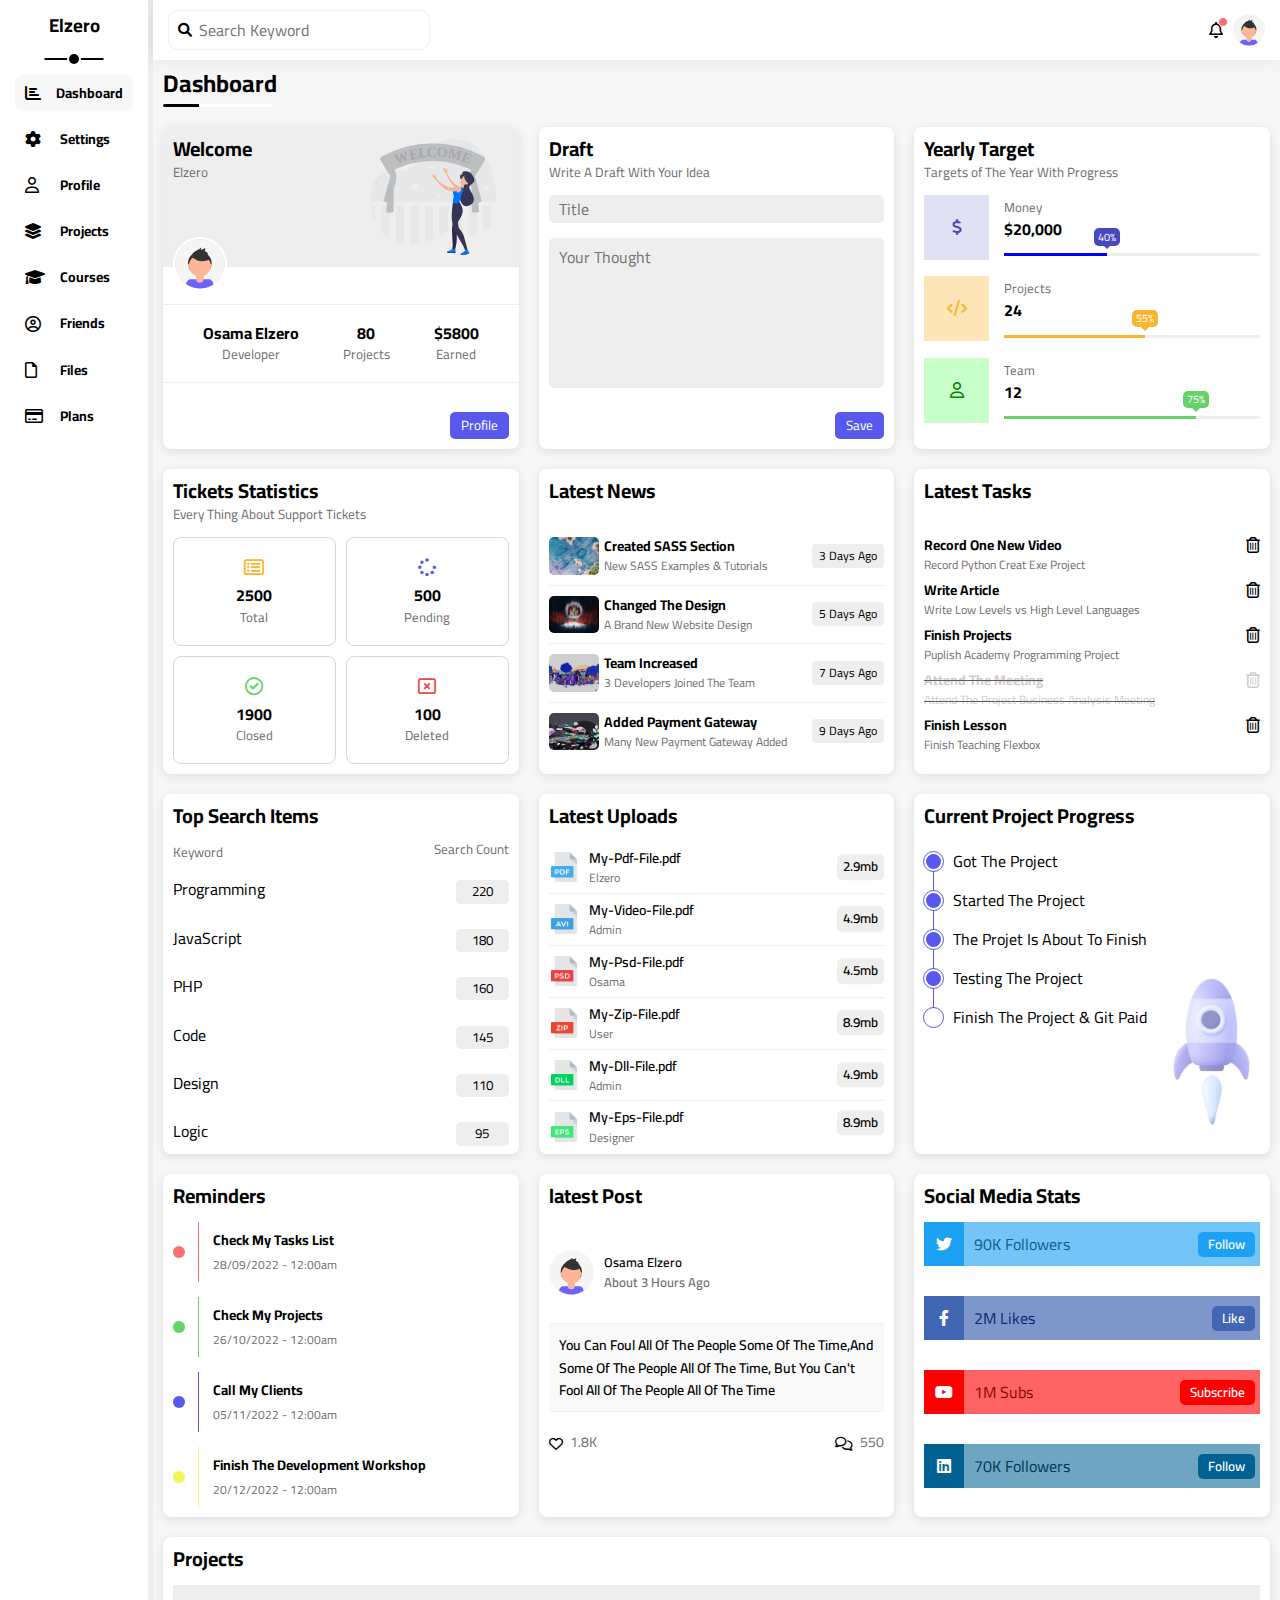
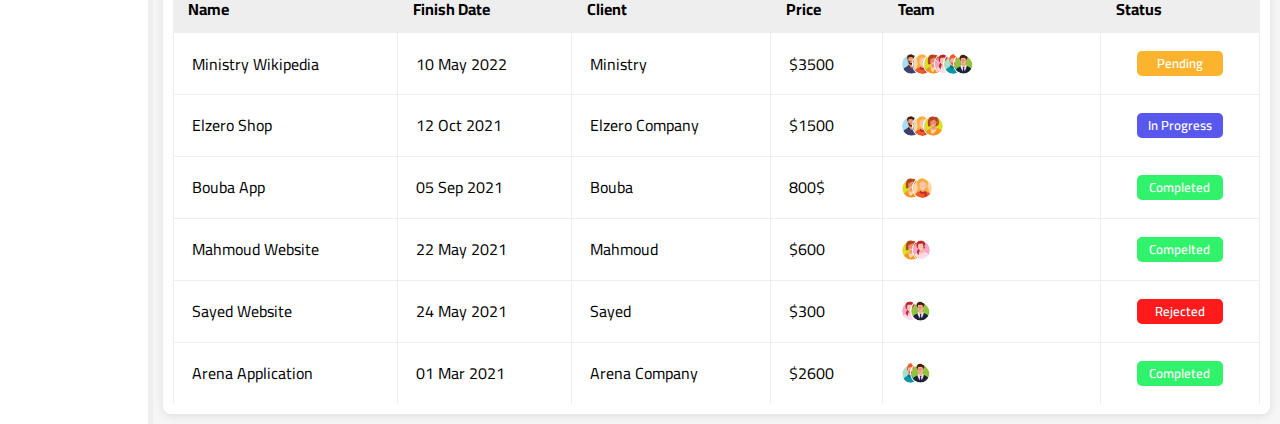
<file: index.html>
<!DOCTYPE html>
<html lang="en">

<head>
    <meta charset="UTF-8">
    <meta http-equiv="X-UA-Compatible" content="IE=edge">
    <meta name="viewport" content="width=device-width, initial-scale=1.0">
    <title>Dashboard </title>
    <!-- Normalize  -->
    <link rel="stylesheet" href="css/normalize.css">
    <!-- Main Css file  -->
    <link rel="stylesheet" href="css/style.css">
    <!-- FontAwesome Liberary  -->
    <link rel="stylesheet" href="css/all.min.css">
    <!-- Google Fonts  -->
    <link rel="preconnect" href="https://fonts.googleapis.com">
    <link rel="preconnect" href="https://fonts.gstatic.com" crossorigin>
    <link href="https://fonts.googleapis.com/css2?family=Cairo:wght@200;300;400;500;600;700;800;900&display=swap"
        rel="stylesheet">
</head>

<body>
    <header>
        <div class="input">
            <input type="search" placeholder="Search Keyword">
            <i class="fa-solid fa-magnifying-glass"></i>
        </div>
        <div class="box">
            <i class="fa-regular fa-bell"></i>
            <img src="images/profile-pic.svg" alt="profile-pic">
        </div>
    </header>
    <main>
        <div class="main-heading">
            <h2>Dashboard</h2>
            <span></span>
        </div>
        <div class="content">
            <div class="welcome">
                <div class="upper">
                    <div class="text">
                        <h3>Welcome</h3>
                        <p>Elzero</p>
                    </div>
                    <div class="image">
                        <img src="images/Welcome.svg" alt="">
                    </div>
                </div>
                <div class="lower">
                    <img src="/images/profile-pic.svg" alt="">
                    <ul>
                        <li>
                            <h4>Osama Elzero</h4>
                            <p>Developer</p>
                        </li>
                        <li>
                            <h4>80</h4>
                            <p>
                                Projects
                            </p>
                        </li>
                        <li>
                            <h4>$5800</h4>
                            <p>Earned</p>
                        </li>
                    </ul>
                    <button>Profile</button>
                </div>
            </div>
            <div class="draft">
                <h3>Draft</h3>
                <p>Write A Draft With Your Idea</p>
                <form action="">
                    <input type="text" placeholder="Title">
                    <textarea name="" id="" cols="30" rows="10" placeholder="Your Thought"></textarea>
                    <button>Save</button>
                </form>
            </div>
            <div class="target">
                <h3>Yearly Target</h3>
                <p>Targets of The Year With Progress</p>
                <div class="stats">
                    <div class="money">
                        <i class="fa-solid fa-dollar-sign"></i>
                        <div>
                            <span>Money</span>
                            <span>$20,000</span>
                            <span class="line">
                                <span></span>
                            </span>
                        </div>
                    </div>
                    <div class="projects">
                        <i class="fa-solid fa-code"></i>
                        <div>
                            <span>Projects</span>
                            <span>24</span>
                            <span class="line">
                                <span></span>
                            </span>
                        </div>
                    </div>
                    <div class="team">
                        <i class="fa-regular fa-user"></i>
                        <div>
                            <span>Team</span>
                            <span>12</span>
                            <span class="line">
                                <span></span>
                            </span>
                        </div>
                    </div>
                </div>
            </div>
            <div class="statistics">
                <h3>Tickets Statistics</h3>
                <p>Every Thing About Support Tickets</p>
                <div class="tickets">
                    <div>
                        <i class="fa-regular fa-rectangle-list"></i>
                        <p>
                            2500 <br>
                            <span>Total</span>
                        </p>
                    </div>
                    <div>
                        <i class="fa-solid fa-spinner"></i>
                        <p>
                            500 <br>
                            <span>
                                Pending
                            </span>
                        </p>
                    </div>
                    <div>
                        <i class="fa-regular fa-circle-check"></i>
                        <p>
                            1900 <br>
                            <span>Closed</span>
                        </p>
                    </div>
                    <div>
                        <i class="fa-regular fa-rectangle-xmark"></i>
                        <p>
                            100 <br>
                            <span>Deleted</span>
                        </p>
                    </div>
                </div>
            </div>
            <div class="latest-news">
                <h3>Latest News </h3>
                <div>
                    <img src="images/image1.jpg" alt="">
                    <div class="text">
                        <p>Created SASS Section</p>
                        <p>New SASS Examples & Tutorials</p>
                    </div>
                    <span>3 Days Ago</span>
                </div>
                <div>
                    <img src="images/image2.jpg" alt="">
                    <div class="text">
                        <p>Changed The Design </p>
                        <p>A Brand New Website Design </p>
                    </div>
                    <span>5 Days Ago</span>
                </div>
                <div>
                    <img src="images/image3.jpg" alt="">
                    <div class="text">
                        <p>Team Increased</p>
                        <p>3 Developers Joined The Team</p>
                    </div>
                    <span>7 Days Ago</span>
                </div>
                <div>
                    <img src="images/planet.jpg" alt="">
                    <div class="text">
                        <p>Added Payment Gateway </p>
                        <p>Many New Payment Gateway Added</p>
                    </div>
                    <span>9 Days Ago</span>
                </div>

            </div>
            <div class="latest-tasks">
                <h3>Latest Tasks</h3>
                <div>
                    <div class="text">
                        <p>
                            Record One New Video
                        </p>
                        <p>
                            Record Python Creat Exe Project
                        </p>
                    </div>
                    <i class="fa-regular fa-trash-can"></i>
                </div>
                <div>
                    <div class="text">
                        <p>
                            Write Article
                        </p>
                        <p>
                            Write Low Levels vs High Level Languages
                        </p>
                    </div>
                    <i class="fa-regular fa-trash-can"></i>
                </div>
                <div>
                    <div class="text">
                        <p>
                            Finish Projects
                        </p>
                        <p>
                            Puplish Academy Programming Project
                        </p>
                    </div>
                    <i class="fa-regular fa-trash-can"></i>
                </div>
                <div>
                    <div class="text">
                        <p>
                            Attend The Meeting
                        </p>
                        <p>
                            Attend The Project Business Analysis Meeting
                        </p>
                    </div>
                    <i class="fa-regular fa-trash-can"></i>
                </div>
                <div>
                    <div class="text">
                        <p>
                            Finish Lesson
                        </p>
                        <p>
                            Finish Teaching Flexbox
                        </p>
                    </div>
                    <i class="fa-regular fa-trash-can"></i>
                </div>

            </div>
            <div class="search-items">
                <h3>
                    Top Search Items
                </h3>
                <div class="box">
                    <span>Keyword</span>
                    <span>Search Count</span>
                    <div data-number="220">Programming</div>
                    <div data-number="180">JavaScript</div>
                    <div data-number="160">PHP</div>
                    <div data-number="145">Code</div>
                    <div data-number="110">Design</div>
                    <div data-number="95">Logic</div>
                </div>
            </div>
            <div class="latest-uploads">
                <h3 class="bottom-margin">Latest Uploads</h3>
                <div class="pdf">
                    <img src="images/pdf.png" alt="">
                    <div class="text">
                        <p>My-Pdf-File.pdf </p>
                        <p>Elzero</p>
                    </div>
                </div>
                <div class="avi">
                    <img src="images/avi.png" alt="">
                    <div class="text">
                        <p>My-Video-File.pdf </p>
                        <p>Admin</p>
                    </div>
                </div>
                <div class="psd">
                    <img src="images/psd.png" alt="">
                    <div class="text">
                        <p>My-Psd-File.pdf </p>
                        <p>Osama</p>
                    </div>
                </div>
                <div class="zip">
                    <img src="images/zip.png" alt="">
                    <div class="text">
                        <p>My-Zip-File.pdf </p>
                        <p>User</p>
                    </div>
                </div>
                <div class="dll">
                    <img src="images/dll.png" alt="">
                    <div class="text">
                        <p>My-Dll-File.pdf </p>
                        <p>Admin</p>
                    </div>
                </div>
                <div class="eps">
                    <img src="images/eps.png" alt="">
                    <div class="text">
                        <p>My-Eps-File.pdf </p>
                        <p>Designer</p>
                    </div>
                </div>
            </div>
            <div class="project-progress">
                <h3 class="bottom-margin">Current Project Progress</h3>
                <div class="steps">
                    <div class="step">
                        <div></div>
                        <p>Got The Project </p>
                    </div>
                    <div class="step">
                        <div></div>
                        <p>Started The Project </p>
                    </div>
                    <div class="step">
                        <div></div>
                        <p>The Projet Is About To Finish </p>
                    </div>
                    <div class="step">
                        <div></div>
                        <p>Testing The Project </p>
                    </div>
                    <div class="step">
                        <div></div>
                        <p>Finish The Project & Git Paid</p>
                    </div>
                </div>
                <img src="images/rocket.png" alt="">
            </div>
            <div class="reminders">
                <h3 class="bottom-margin">Reminders</h3>
                <div class="reminder">
                    <p>Check My Tasks List</p>
                    <p>28/09/2022 - 12:00am</p>
                </div>
                <div class="reminder">
                    <p>Check My Projects </p>
                    <p>26/10/2022 - 12:00am</p>
                </div>
                <div class="reminder">
                    <p>Call My Clients </p>
                    <p>05/11/2022 - 12:00am </p>
                </div>
                <div class="reminder">
                    <p>Finish The Development Workshop</p>
                    <p>20/12/2022 - 12:00am</p>
                </div>
            </div>
            <div class="latest-post">
                <h3>
                    latest Post
                </h3>
                <div class="info">
                    <img src="images/profile-pic.svg" alt="">
                    <div class="text">
                        <p>
                            Osama Elzero <br>
                            <span>About 3 Hours Ago </span>
                        </p>
                    </div>
                </div>
                <div class="post">
                    <p>You Can Foul All Of The People Some Of The Time,And Some Of The People All Of The Time, But You
                        Can't Fool All Of The People All Of The Time </p>
                </div>
                <div class="likes-comments">
                    <div class="likes">
                        <i class="fa-regular fa-heart"></i> <span>1.8K</span>
                    </div>
                    <div class="comments">
                        <i class="fa-regular fa-comments"></i> <span>550</span>
                    </div>
                </div>
            </div>
            <div class="social">
                <h3 class="bottom-margin">
                    Social Media Stats
                </h3>
                <div>
                    <i class="fa-brands fa-twitter"></i>
                    <p>90K Followers</p>
                    <button>Follow</button>
                </div>
                <div>
                    <i class="fa-brands fa-facebook-f"></i>
                    <p>2M Likes</p>
                    <button>Like</button>
                </div>
                <div>
                    <i class="fa-brands fa-youtube"></i>
                    <p>1M Subs </p>
                    <button>Subscribe</button>
                </div>
                <div>
                    <i class="fa-brands fa-linkedin"></i>
                    <p>70K Followers</p>
                    <button>Follow</button>
                </div>
            </div>
            <div class="projects-01">
                <Table>
                    <h3 class="bottom-margin">Projects</h3>
                    <thead>
                        <tr>
                            <td>Name</td>
                            <td>Finish Date</td>
                            <td>Client</td>
                            <td>Price</td>
                            <td>Team</td>
                            <td>Status</td>
                        </tr>
                    </thead>
                    <tbody>
                        <tr>
                            <td>Ministry Wikipedia</td>
                            <td>10 May 2022</td>
                            <td>Ministry </td>
                            <td>$3500</td>
                            <td>
                                <div class="members">
                                    <img src="images/member-01 .png" alt="">
                                    <img src="images/member-02.png" alt="">
                                    <img src="images/member-03.png" alt="">
                                    <img src="images/member-04.png" alt="">
                                    <img src="images/member-05.png" alt="">
                                    <img src="images/member-06.png" alt="">
                                </div>
                            </td>
                            <td>
                                <span class="pend">Pending</span>
                            </td>
                        </tr>
                        <tr>
                            <td>Elzero Shop</td>
                            <td>12 Oct 2021</td>
                            <td>Elzero Company</td>
                            <td>$1500</td>
                            <td>
                                <div class="members">
                                    <img src="images/member-01 .png" alt="">
                                    <img src="images/member-02.png" alt="">
                                    <img src="images/member-03.png" alt="">
                                </div>
                            </td>
                            <td>
                                <span class="progress">In Progress</span>
                            </td>
                        </tr>
                        <tr>
                            <td>Bouba App</td>
                            <td>05 Sep 2021</td>
                            <td>Bouba</td>
                            <td>800$</td>
                            <td>
                                <div class="members">
                                    <img src="images/member-03.png" alt="">
                                    <img src="images/member-02.png" alt="">
                                </div>
                            </td>
                            <td>
                                <span class="complete">Completed</span>
                            </td>
                        </tr>
                        <tr>
                            <td>Mahmoud Website</td>
                            <td>22 May 2021</td>
                            <td>Mahmoud</td>
                            <td>$600</td>
                            <td>
                                <div class="members">
                                    <img src="images/member-03.png" alt="">
                                    <img src="images/member-04.png" alt="">
                                </div>
                            </td>
                            <td>
                                <span class="complete">Compelted</span>
                            </td>
                        </tr>
                        <tr>
                            <td>Sayed Website</td>
                            <td>24 May 2021</td>
                            <td>Sayed</td>
                            <td>$300</td>
                            <td>
                                <div class="members">
                                    <img src="images/member-04.png" alt="">
                                    <img src="images/member-06.png" alt="">
                                </div>
                            </td>
                            <td>
                                <span class="reject">Rejected</span>
                            </td>
                        </tr>
                        <tr>
                            <td>Arena Application</td>
                            <td>01 Mar 2021</td>
                            <td>Arena Company</td>
                            <td>$2600</td>
                            <td>
                                <div class="members">
                                    <img src="images/member-05.png" alt="">
                                    <img src="images/member-06.png" alt="">
                                </div>
                            </td>
                            <td>
                                <span class="complete">Completed</span>
                            </td>
                        </tr>
                    </tbody>
                </Table>
            </div>
        </div>

    </main>
    <aside>
        <div class="head">
            <h3>
                Elzero
            </h3>
        </div>
        <ul>
            <li>
                <i class="fa-solid fa-chart-bar"></i> <a href="#">Dashboard</a>
            </li>
            <li>
                <i class="fa-solid fa-gear"></i> <a href="">Settings</a>
            </li>
            <li>
                <i class="fa-regular fa-user"></i> <a href="">Profile</a>
            </li>
            <li>
                <i class="fa-solid fa-layer-group"></i> <a href=""></i>Projects</a>
            </li>
            <li>
                <i class="fa-solid fa-graduation-cap"></i> <a href="">Courses</a>
            </li>
            <li>
                <i class="fa-regular fa-circle-user"></i> <a href="">Friends</a>
            </li>
            <li>
                <i class="fa-regular fa-file"></i> <a href="">Files</a>
            </li>
            <li>
                <i class="fa-regular fa-credit-card"></i> <a href="">Plans</a>
            </li>
        </ul>
    </aside>
</body>

</html>
</file>
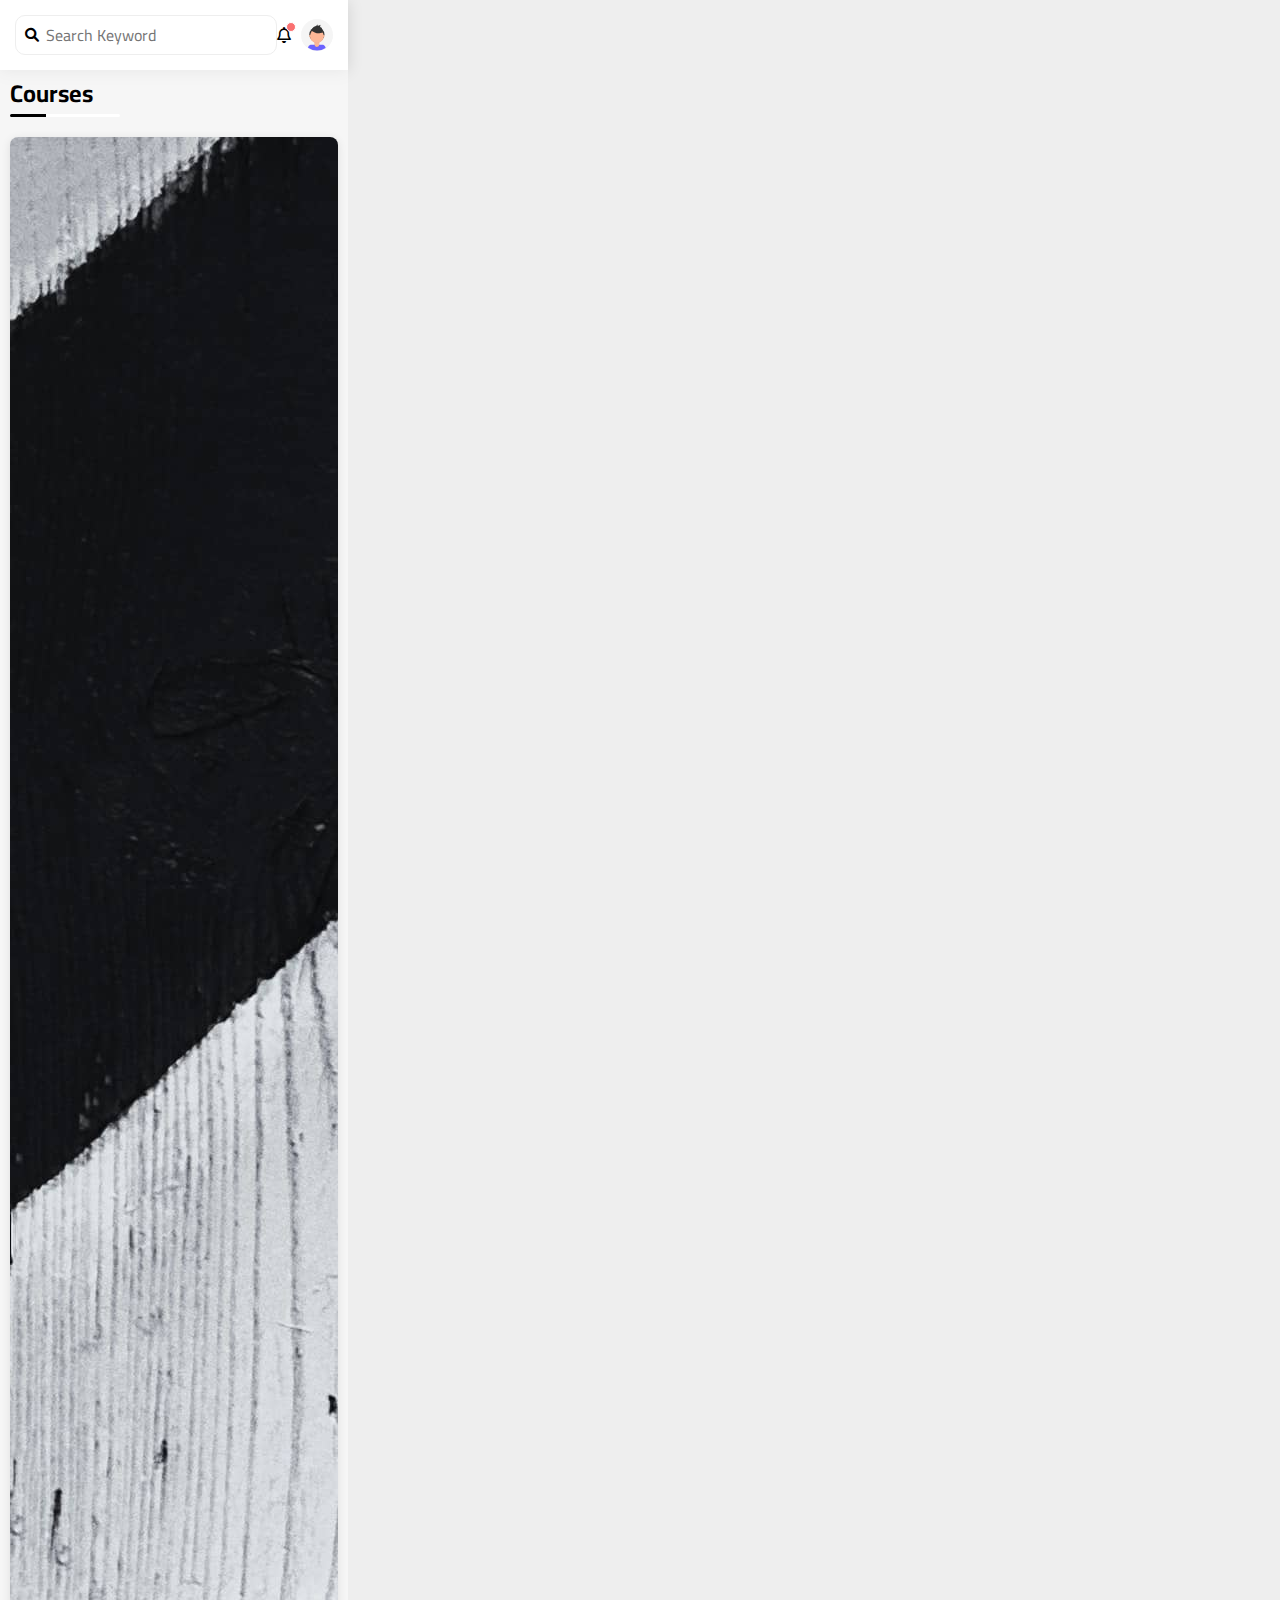
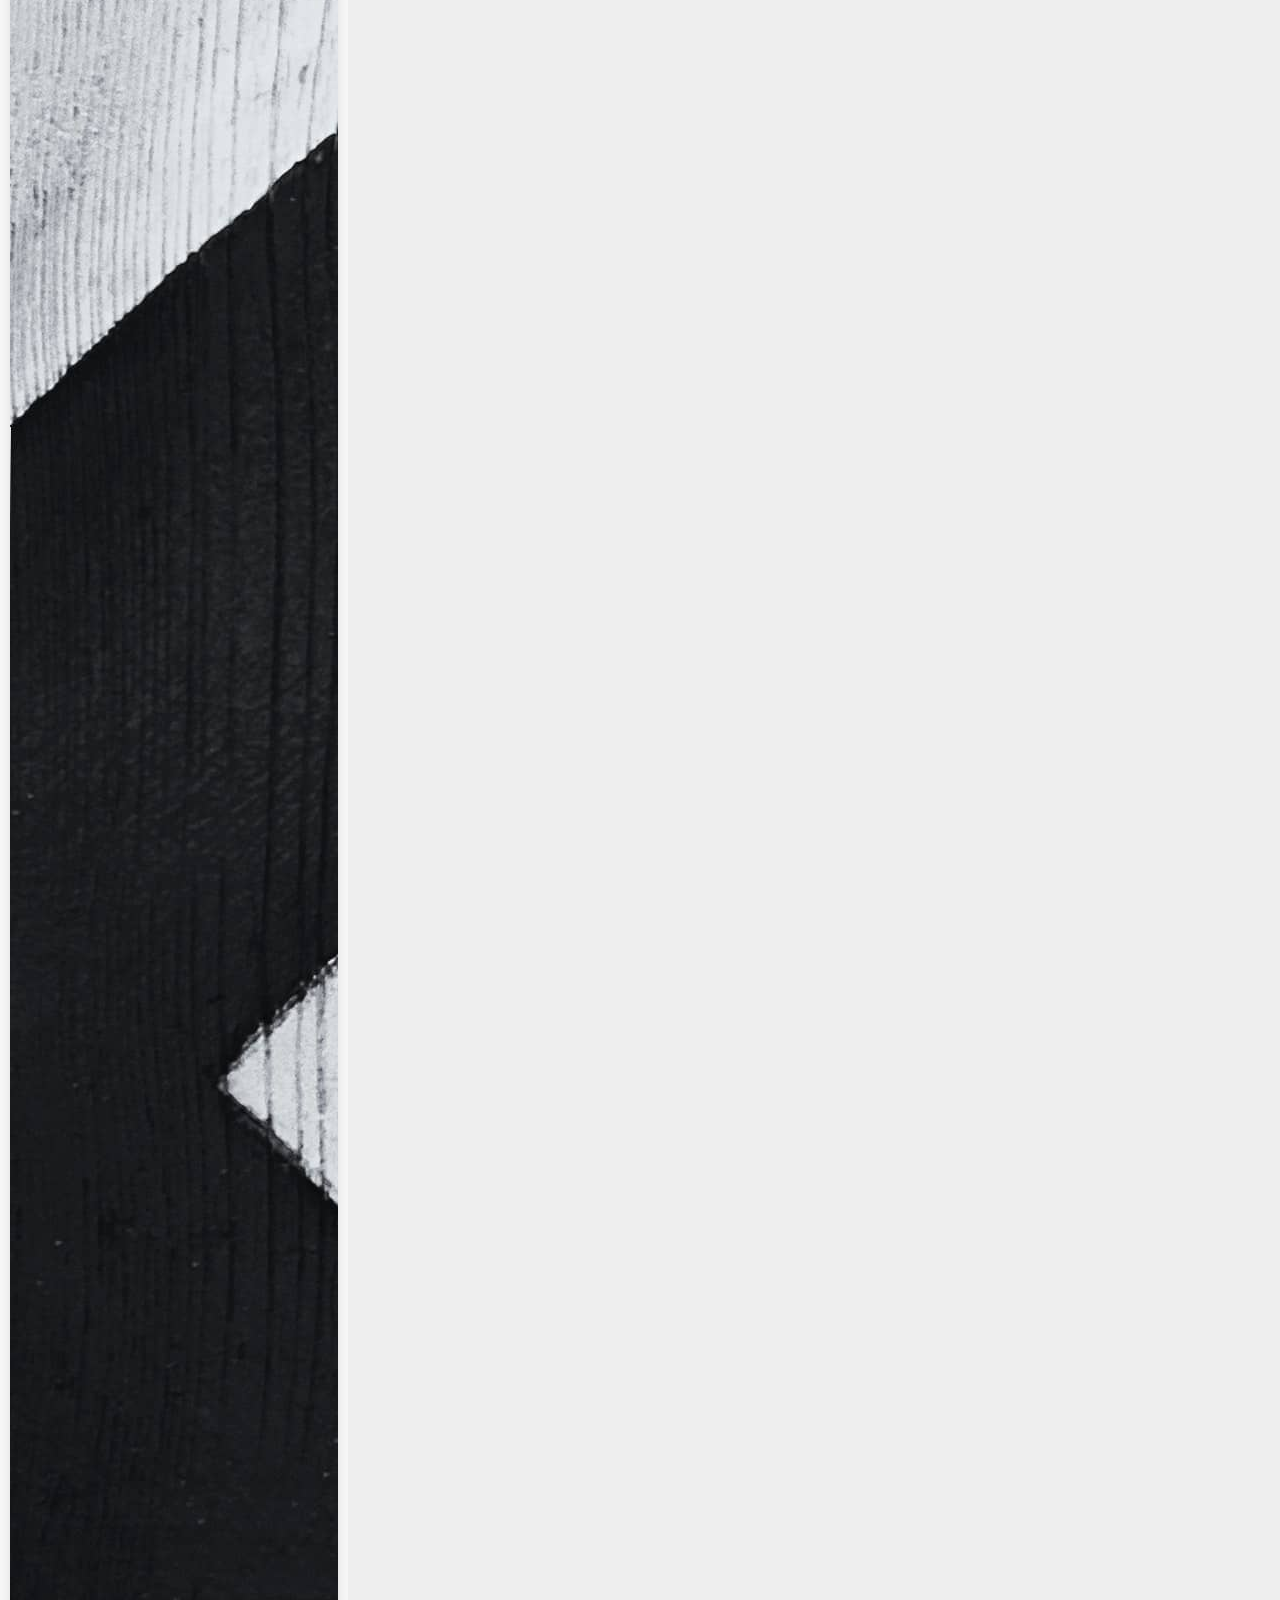
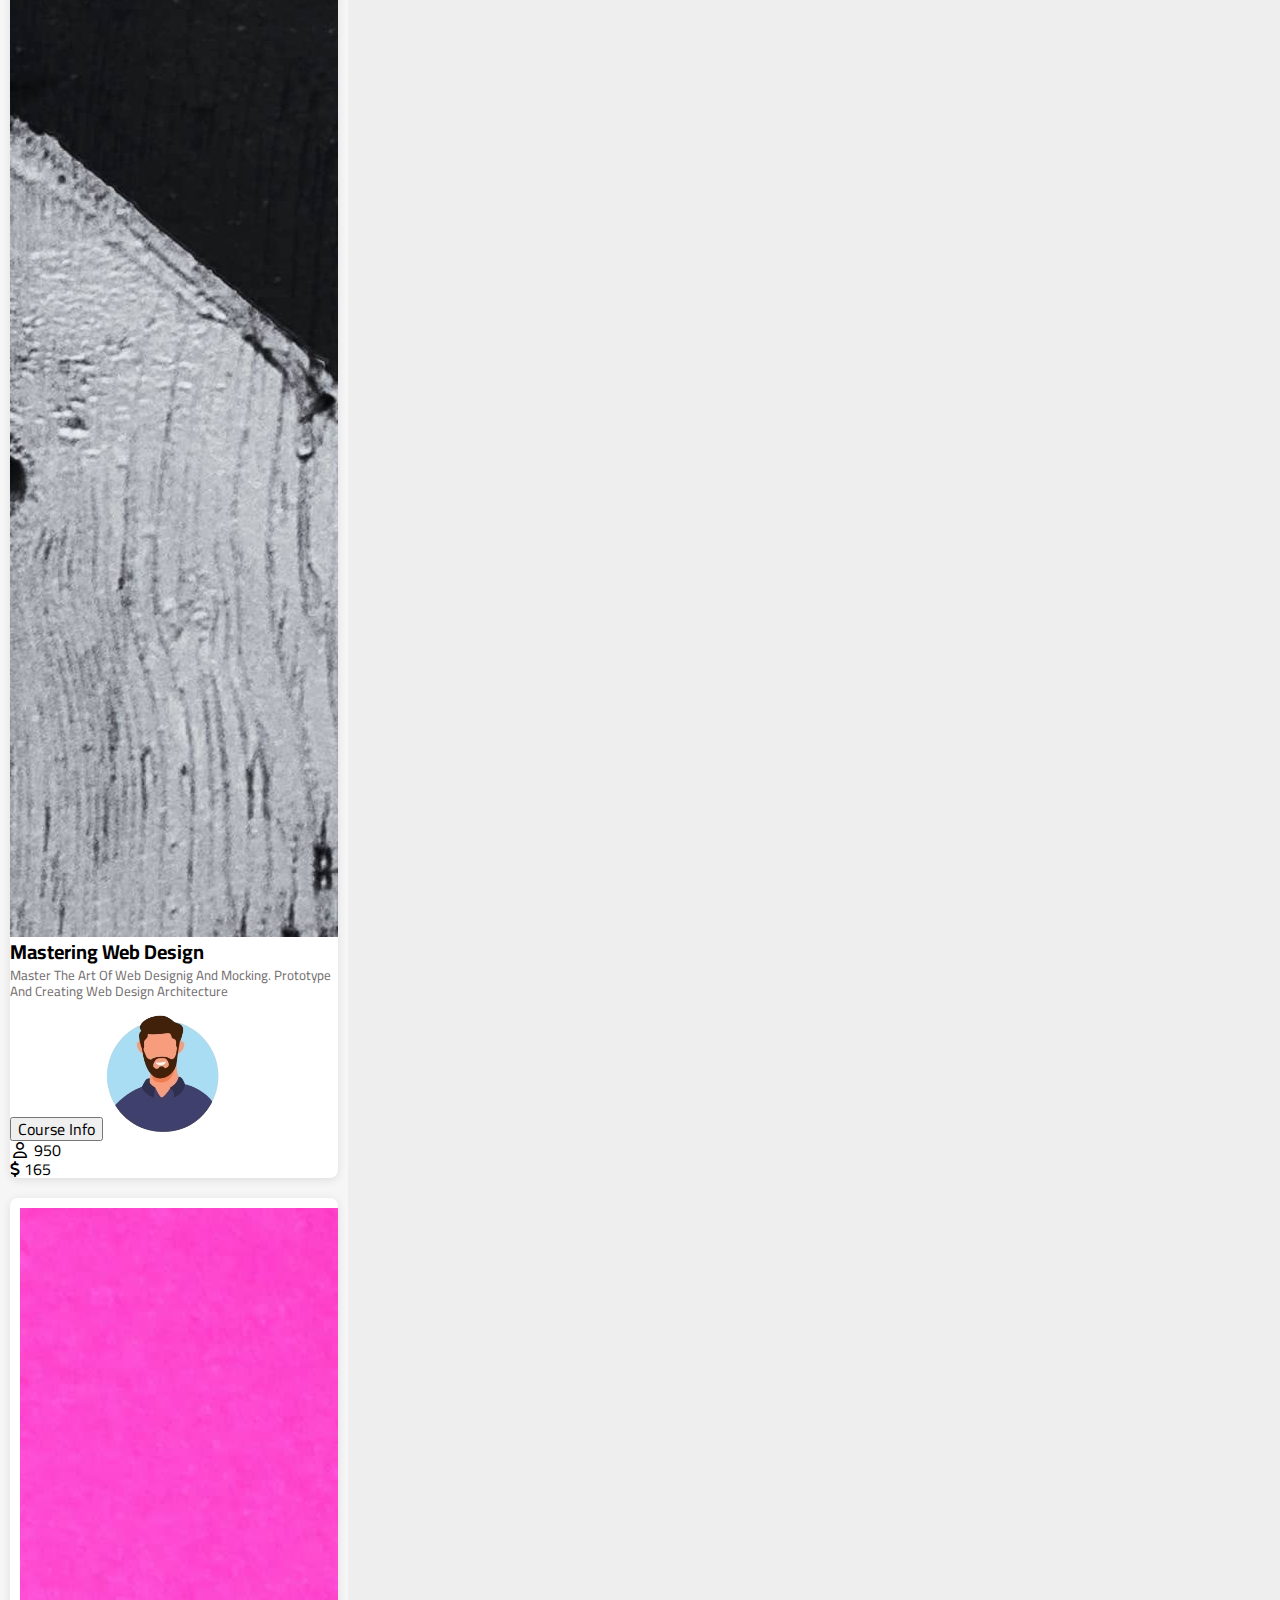
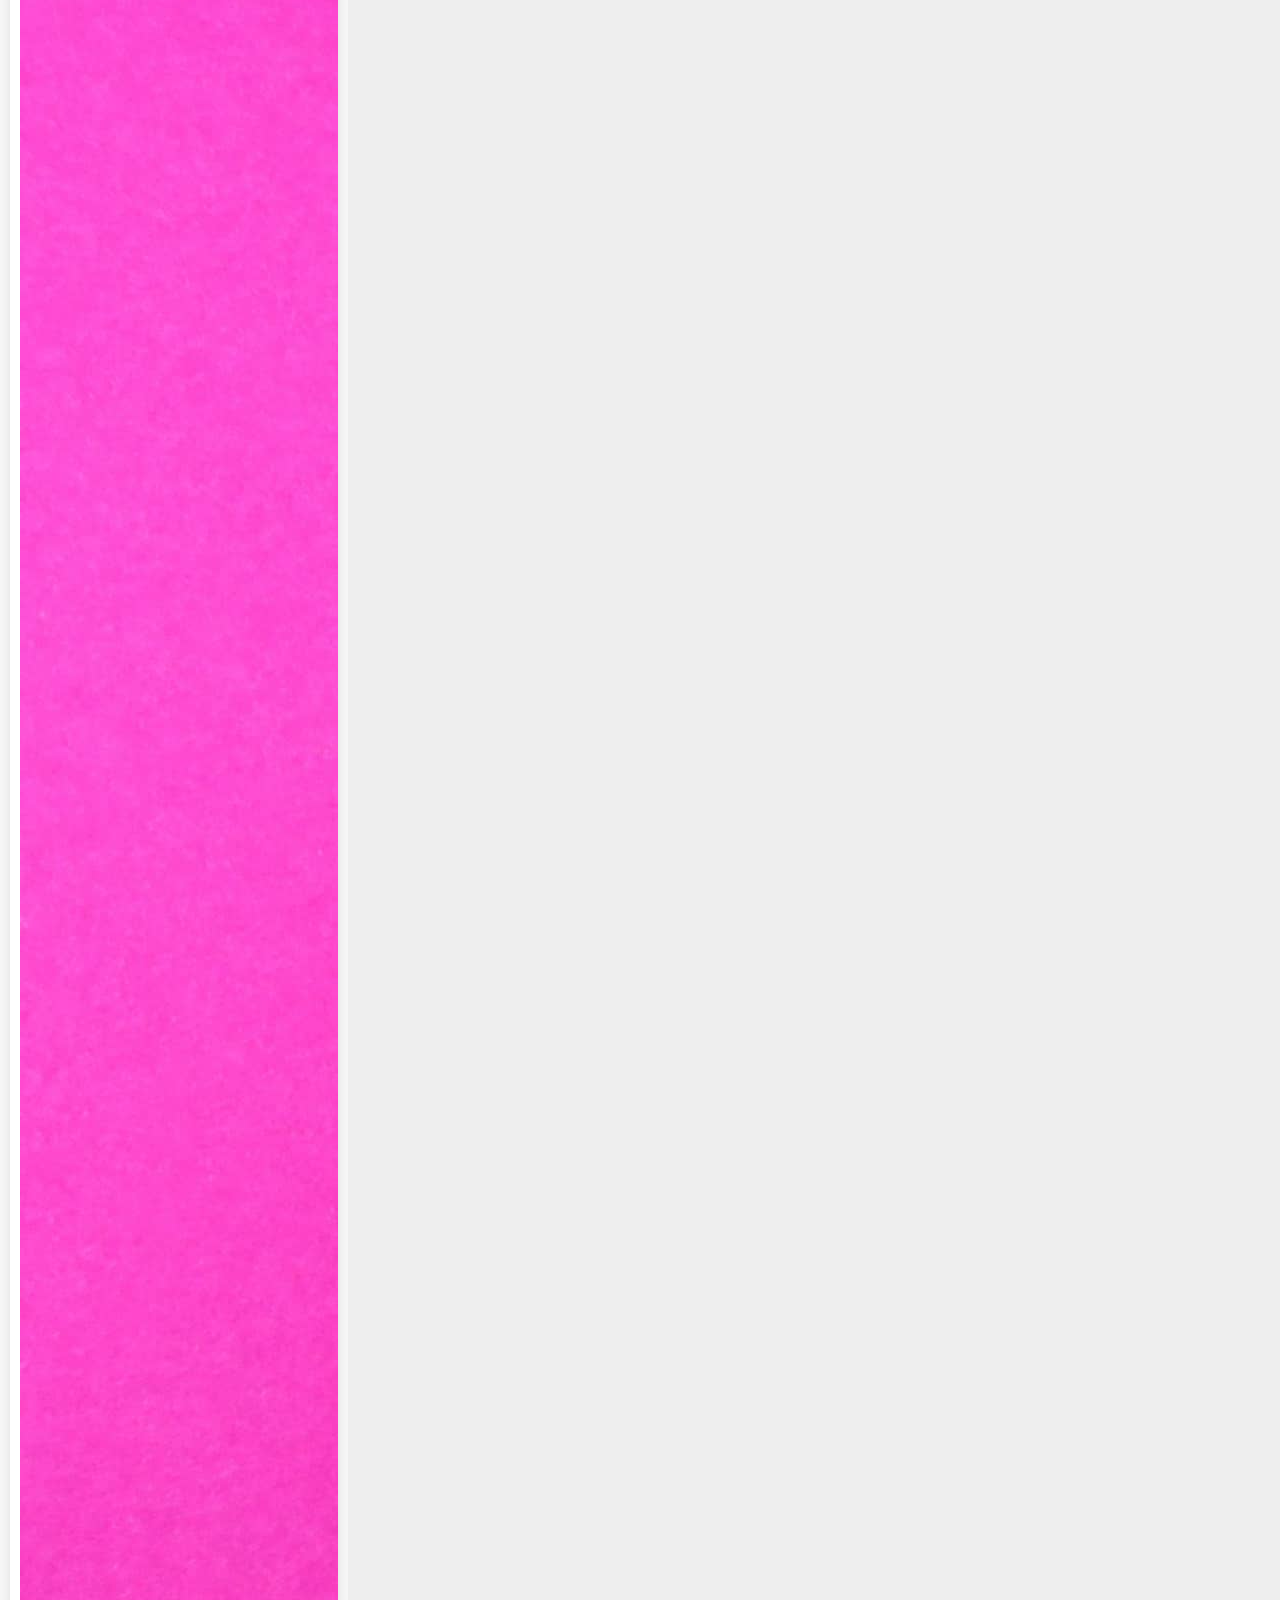
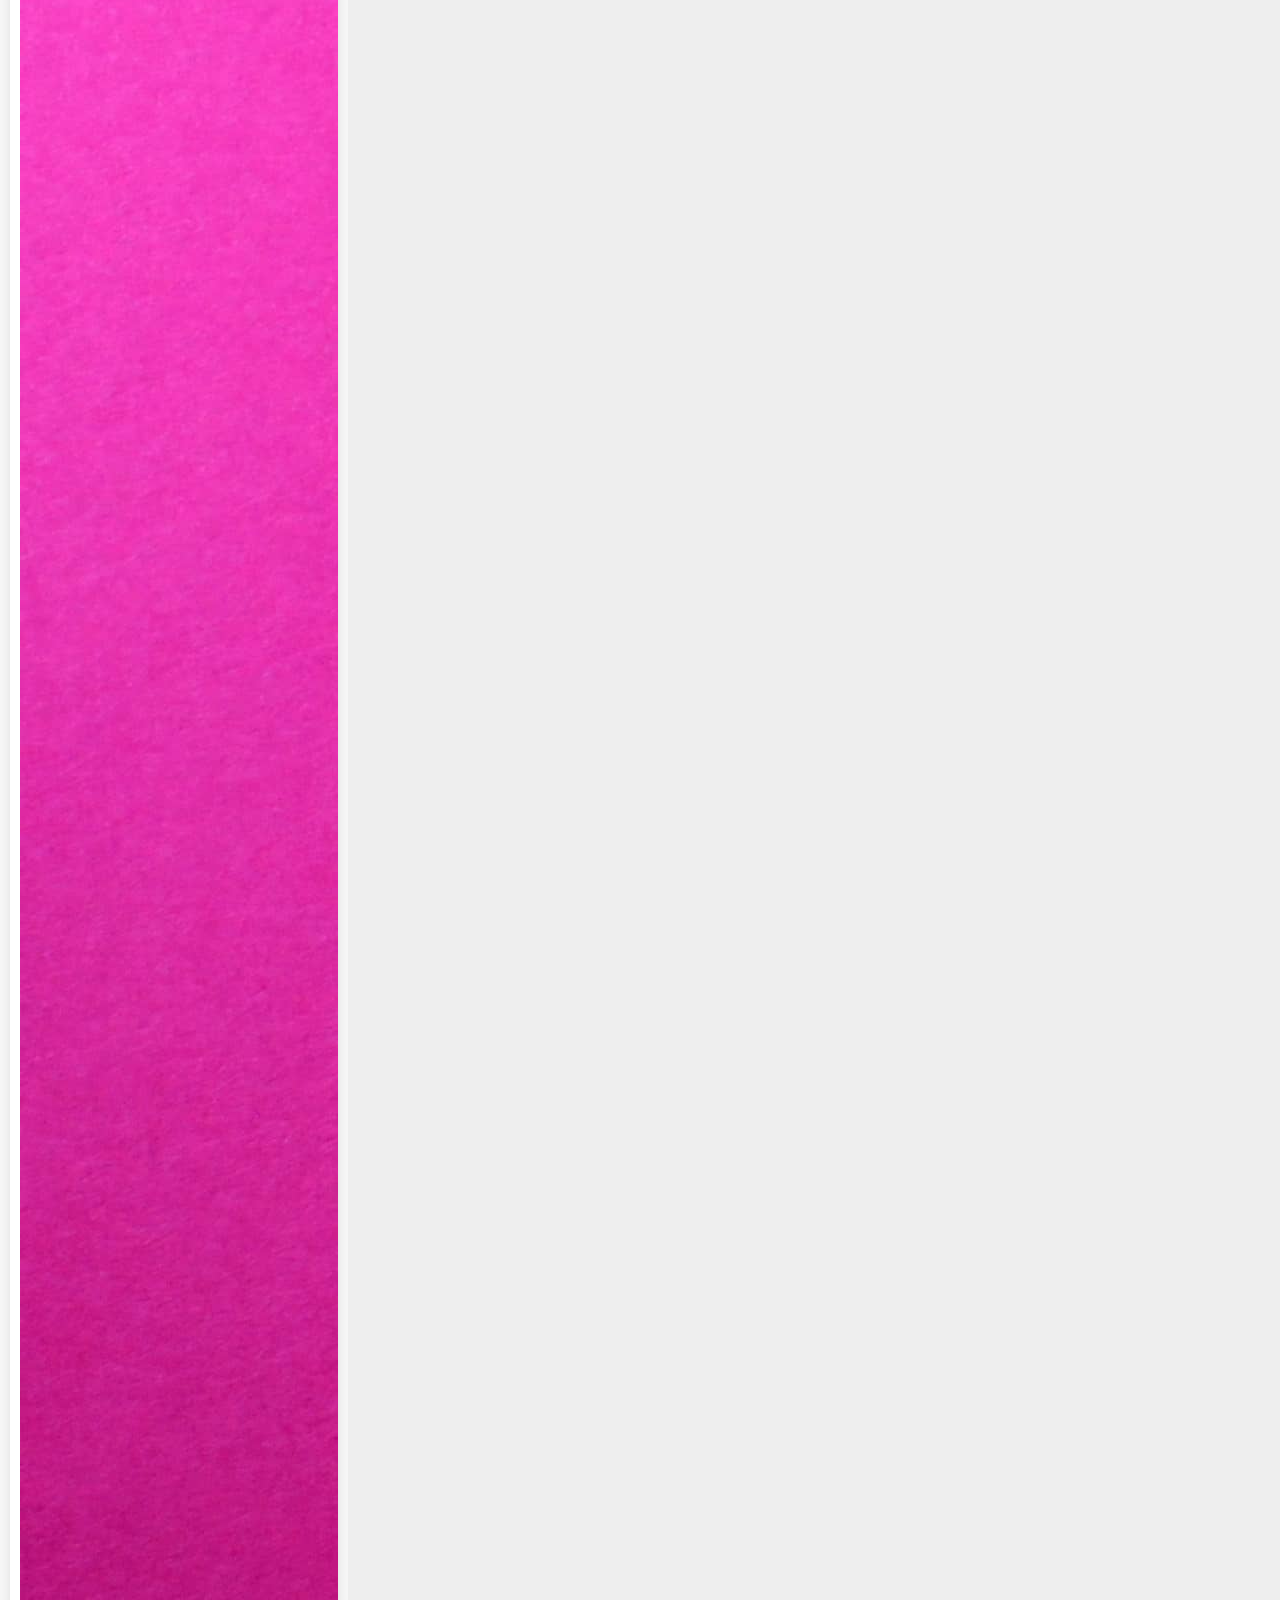
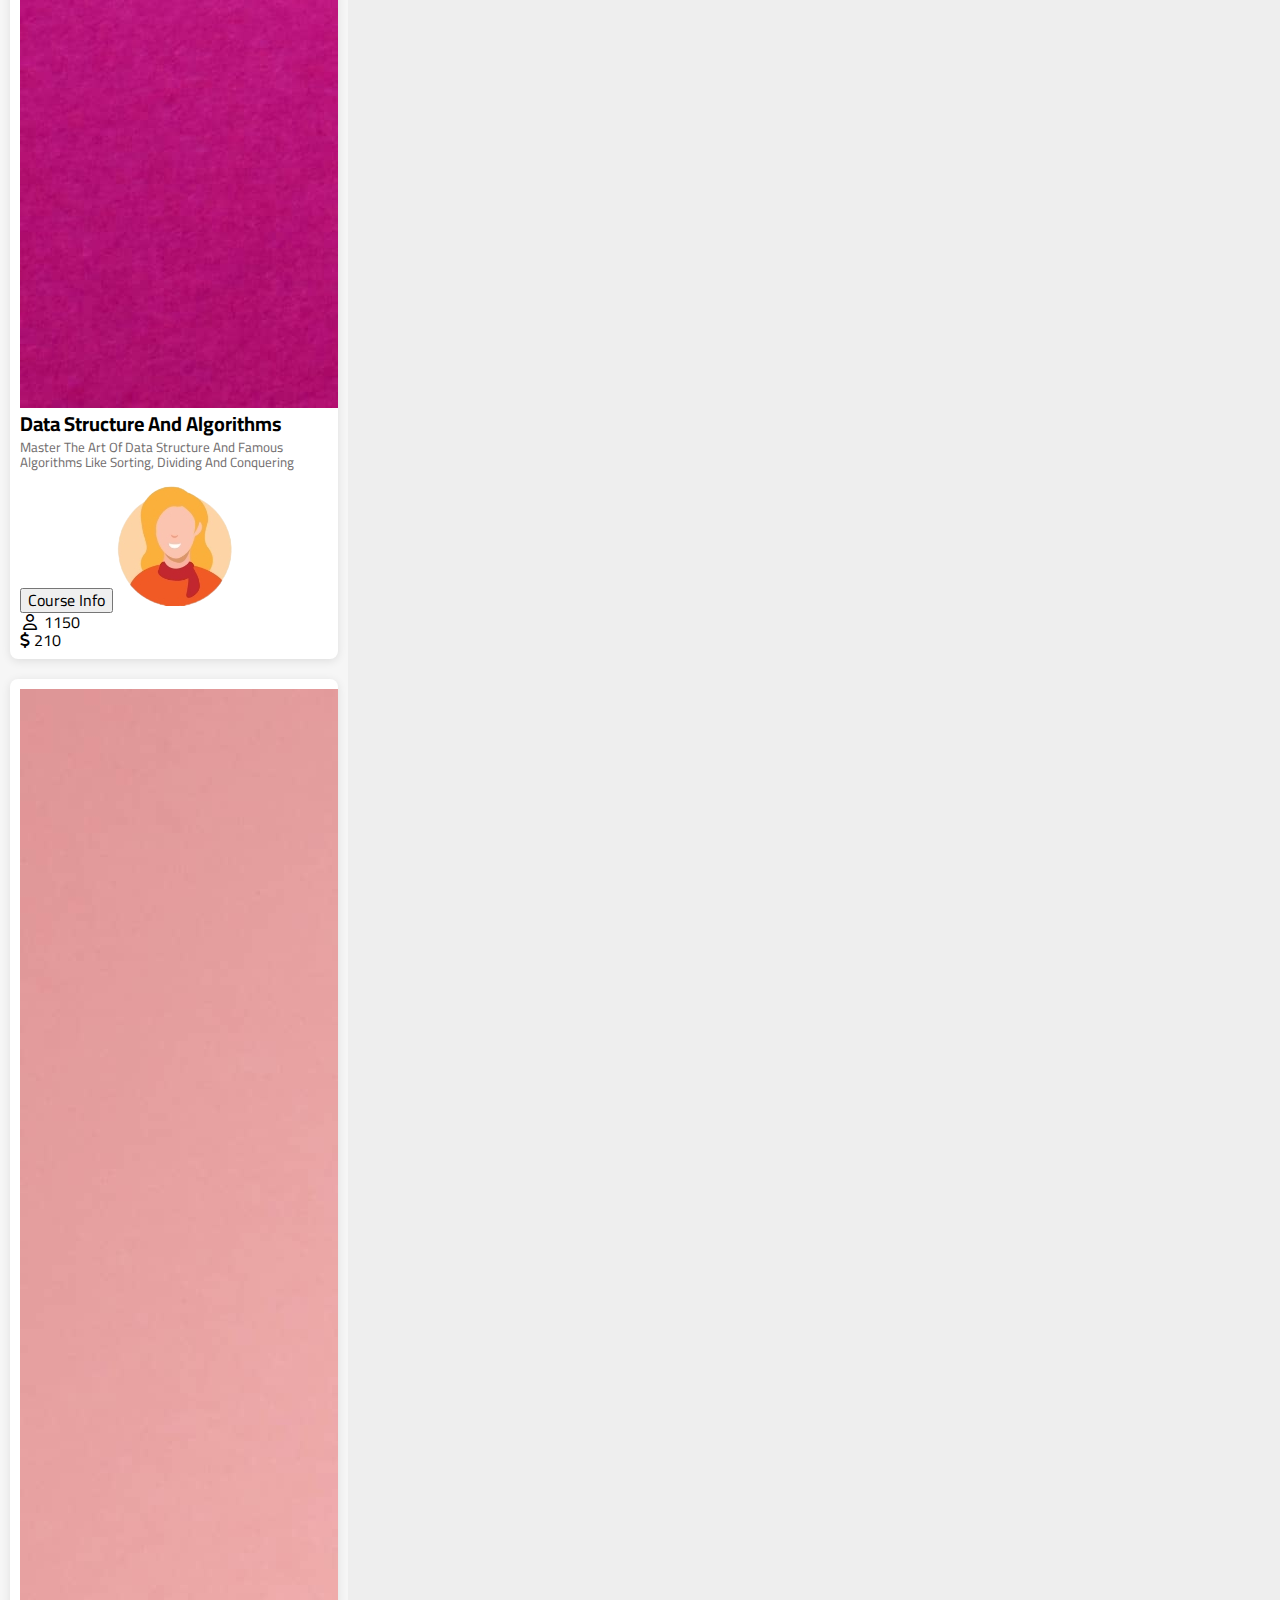
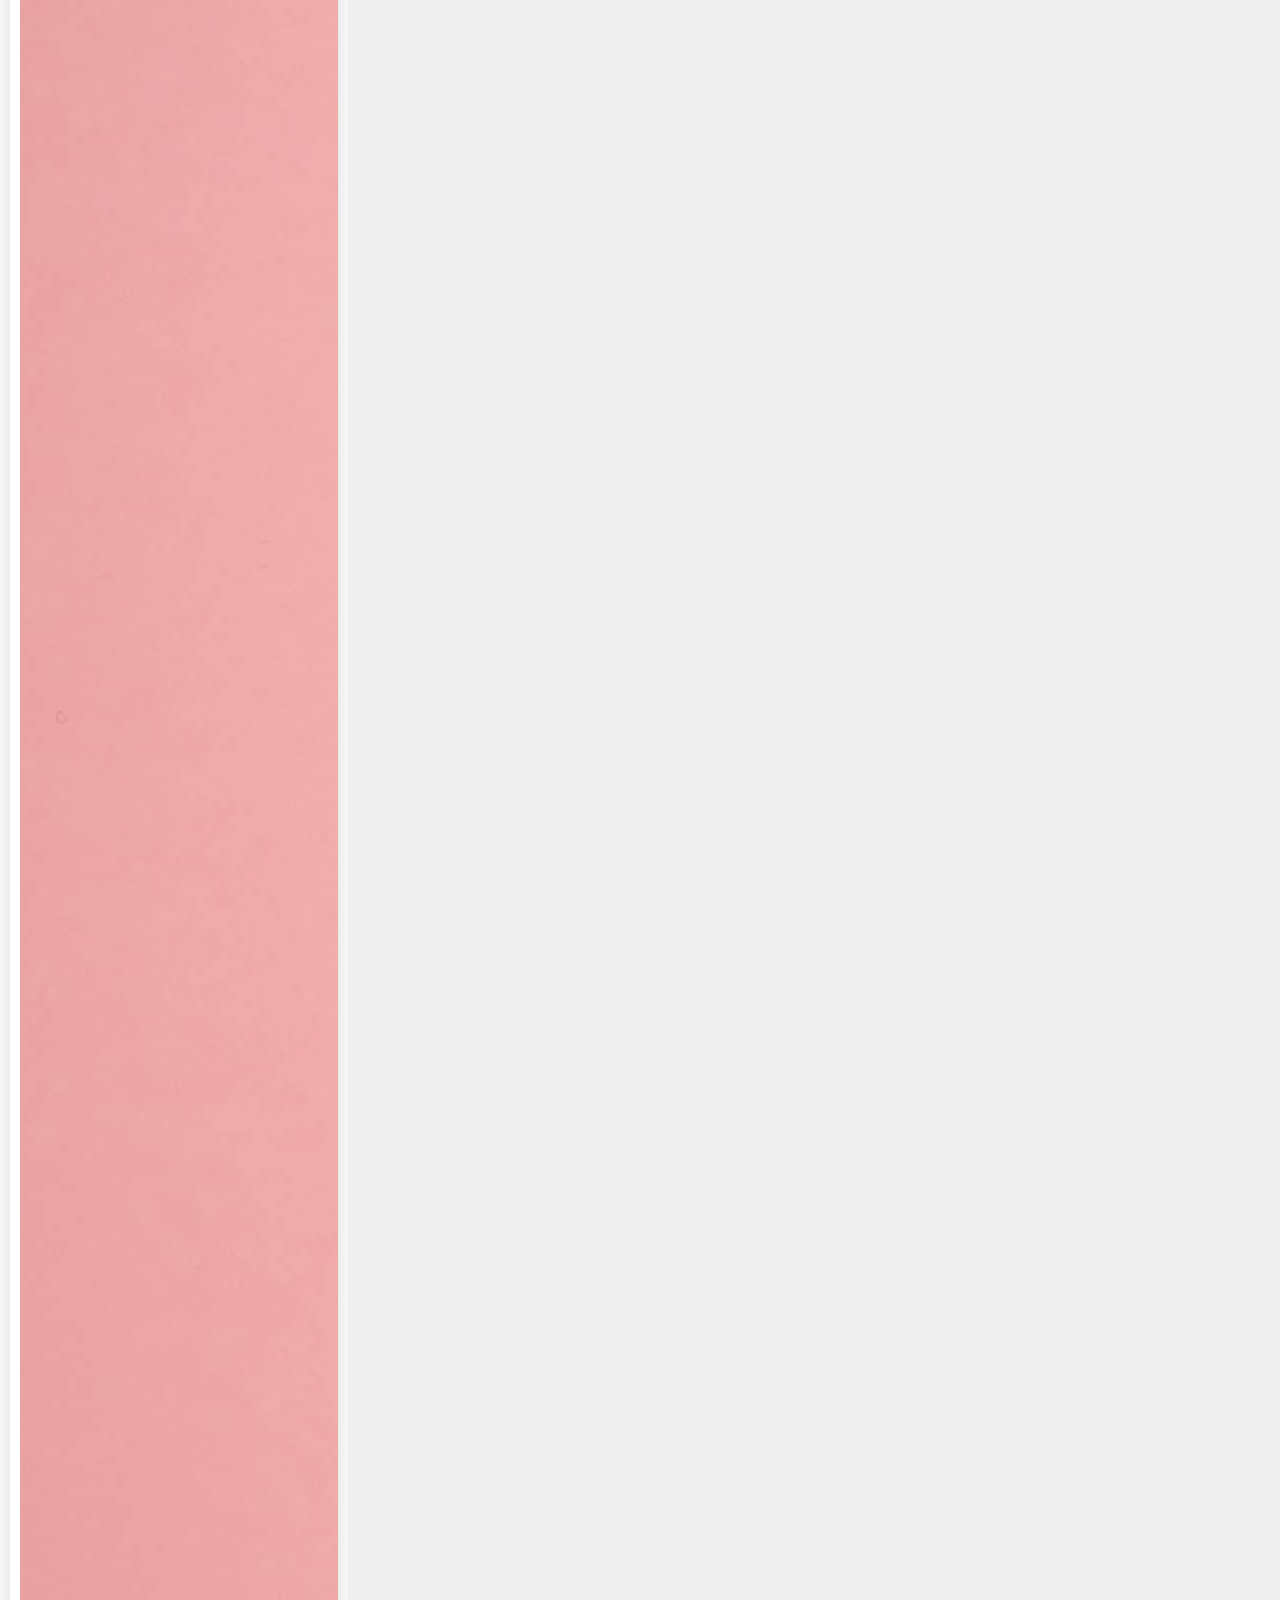
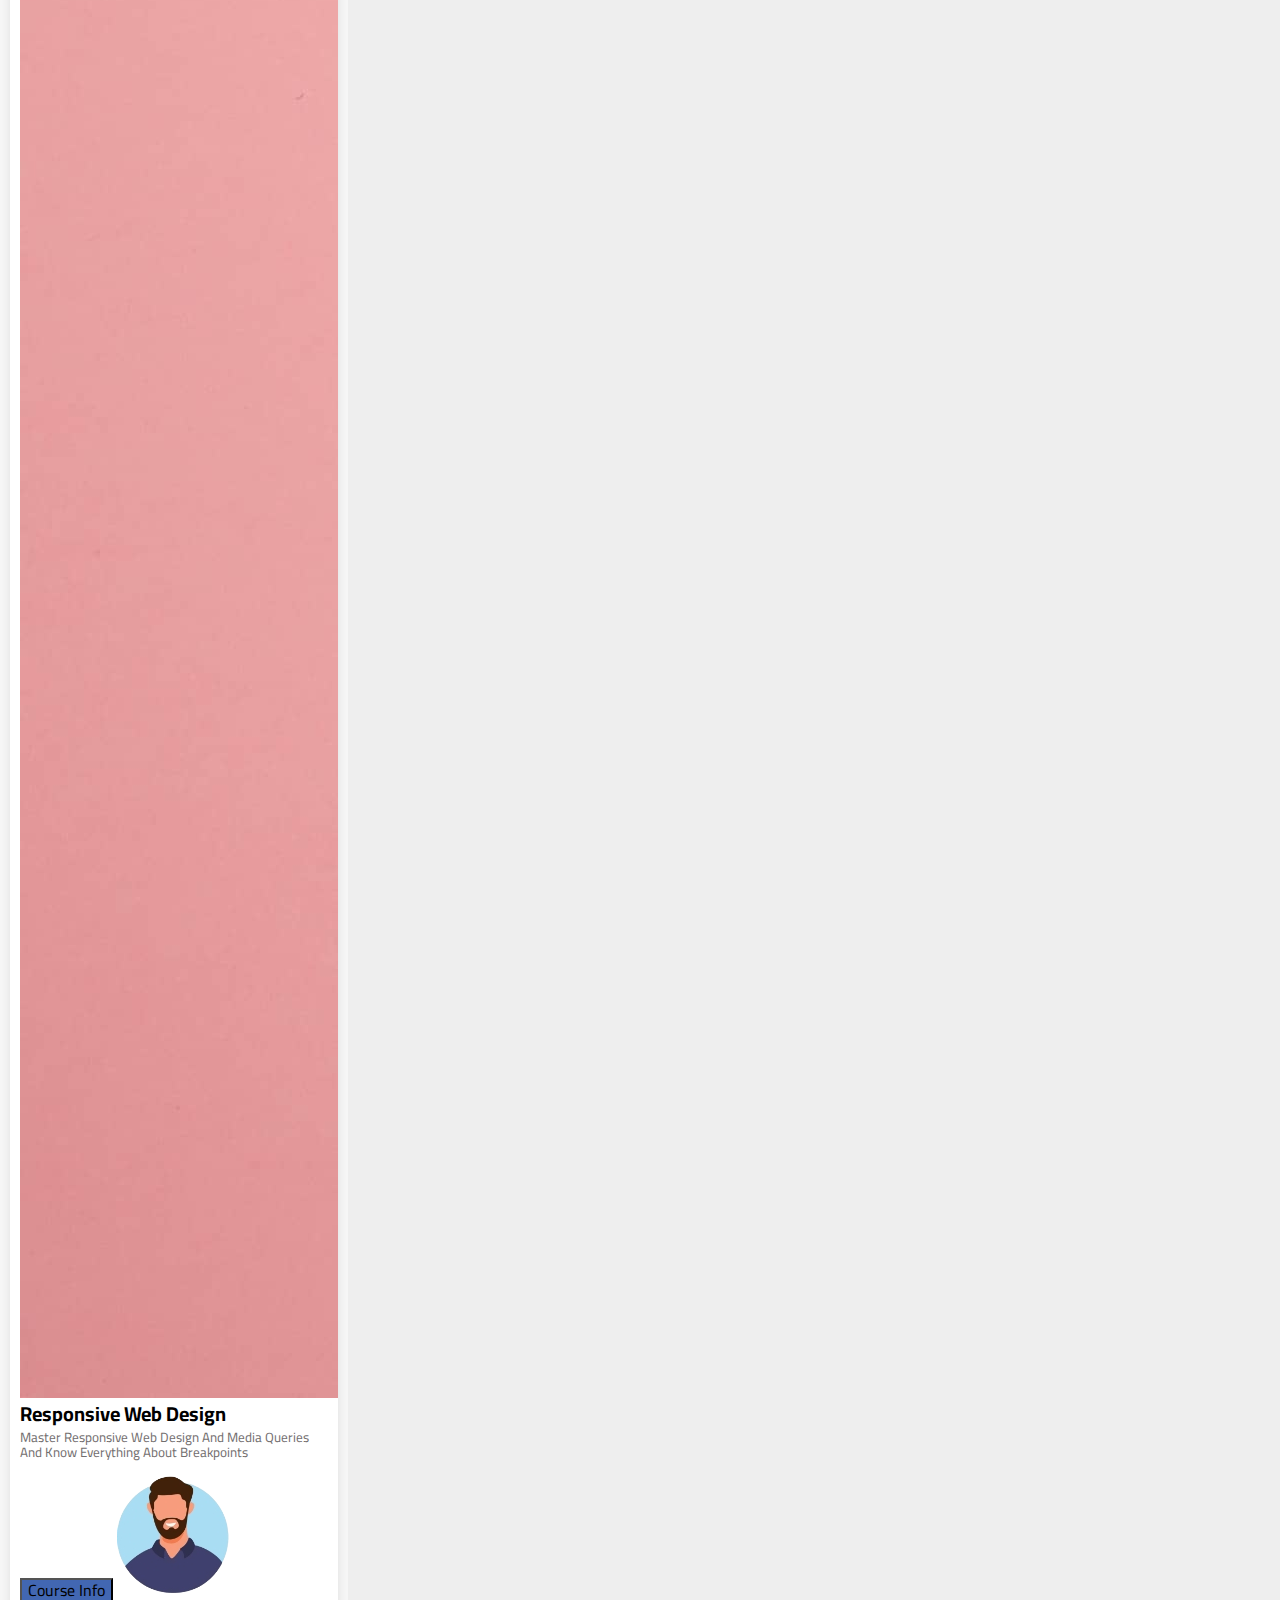
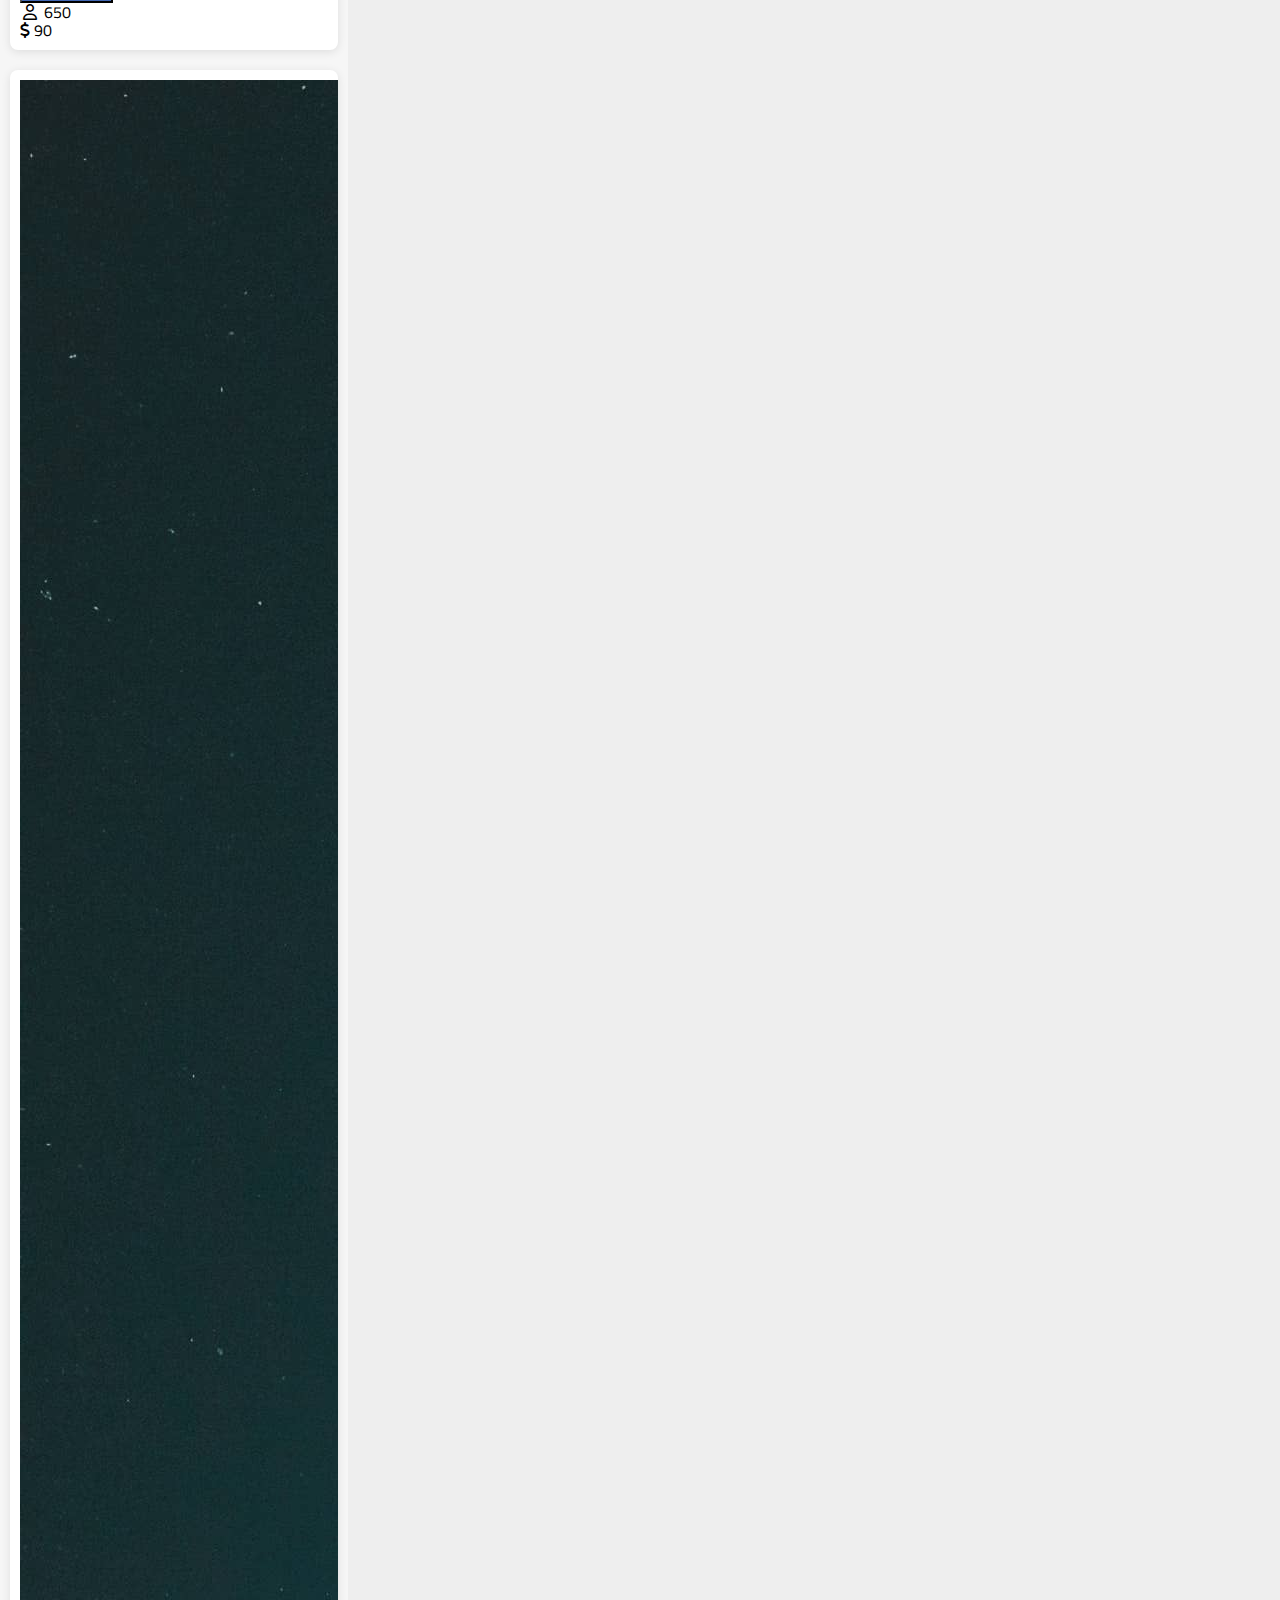
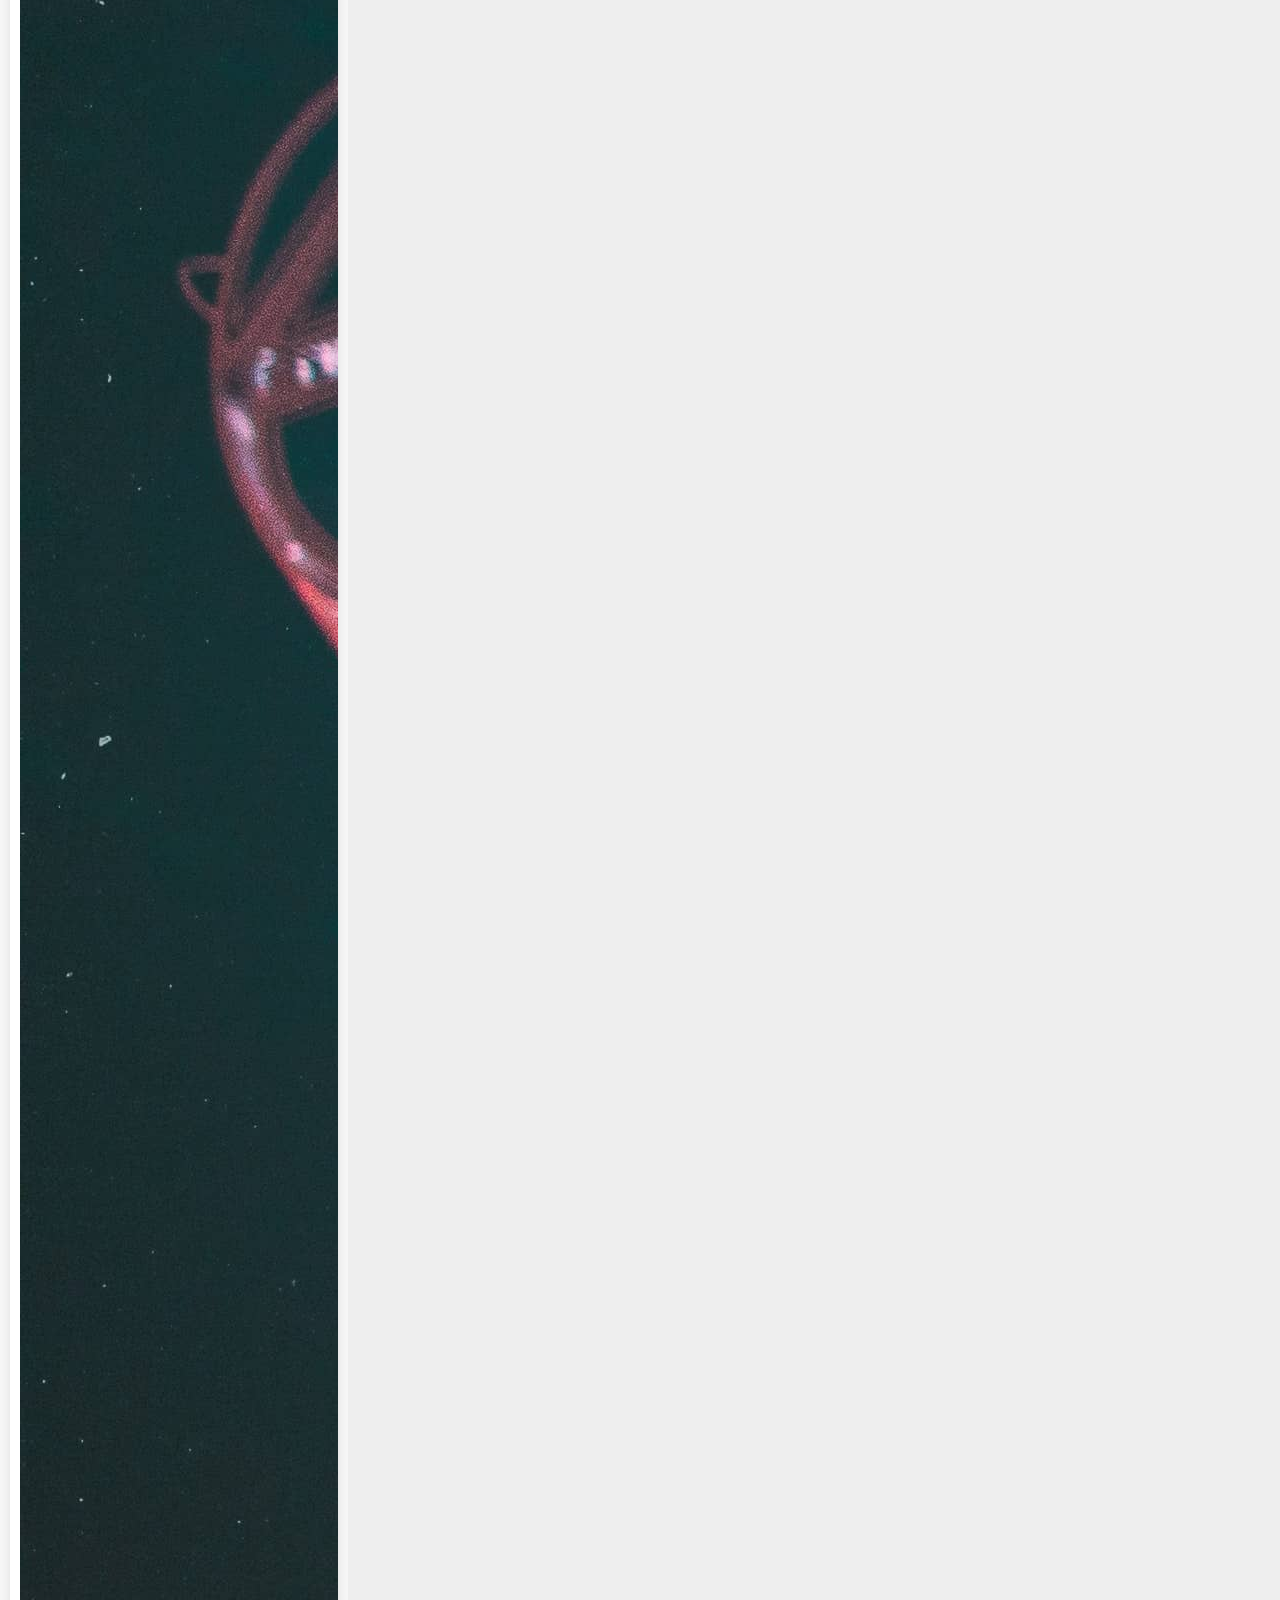
<file: courses.html>
<!DOCTYPE html>
<html lang="en">

<head>
    <meta charset="UTF-8">
    <meta http-equiv="X-UA-Compatible" content="IE=edge">
    <meta name="viewport" content="width=device-width, initial-scale=1.0">
    <title>Courses </title>
    <!-- Normalize  -->
    <link rel="stylesheet" href="css/normalize.css">
    <!-- Frame Work  -->
    <link rel="stylesheet" href="css/frame-work.css">
    <!-- Main Css file  -->
    <link rel="stylesheet" href="css/style.css">
    <!-- FontAwesome Liberary  -->
    <link rel="stylesheet" href="css/all.min.css">
    <!-- Google Fonts  -->
    <link rel="preconnect" href="https://fonts.googleapis.com">
    <link rel="preconnect" href="https://fonts.gstatic.com" crossorigin>
    <link href="https://fonts.googleapis.com/css2?family=Cairo:wght@200;300;400;500;600;700;800;900&display=swap"
        rel="stylesheet">
</head>
<body>
    <div class="page">
        <header>
            <div class="input">
                <input type="search" placeholder="Search Keyword">
                <i class="fa-solid fa-magnifying-glass"></i>
            </div>
            <div class="box">
                <i class="fa-regular fa-bell"></i>
                <img src="images/profile-pic.svg" alt="profile-pic">
            </div>
        </header>
        <main>
            <div class="main-heading">
                <h2>Courses</h2>
                <span></span>
            </div>
            <div class="content courses">
                <div class="course">
                    <img src="images/course-02.jpg" alt="" >
                    <div class="info">
                        <h3>Mastering Web Design </h3>
                        <p>Master The Art Of Web Designig And Mocking. Prototype And Creating Web Design Architecture </p>
                    </div>
                    <button class="btn">Course Info </button>
                    <img src="images/member-01 .png" alt="" class="member">
                    <div class="c-info">
                        <div class="useres">
                        <i class="fa-regular fa-user fa-fw"></i>
                        <span>950</span>
                        </div>
                        <div class="price">
                            <i class="fa-solid fa-dollar-sign"></i>
                            <span>165</span>
                        </div>
                    </div>
                </div>
                <div class="course">
                    <img src="images/course-03.jpg" alt="" >
                    <div class="info">
                        <h3>Data Structure And Algorithms </h3>
                        <p>Master The Art Of Data Structure And Famous Algorithms Like Sorting, Dividing And Conquering  </p>
                    </div>
                    <button class="btn">Course Info </button>
                    <img src="images/member-02.png" alt="" class="member">
                    <div class="c-info">
                        <div class="useres">
                        <i class="fa-regular fa-user fa-fw"></i>
                        <span>1150</span>
                        </div>
                        <div class="price">
                            <i class="fa-solid fa-dollar-sign"></i>
                            <span>210</span>
                        </div>
                    </div>
                </div>
                <div class="course">
                    <img src="images/course-05.jpg" alt="" >
                    <div class="info">
                        <h3>Responsive Web  Design </h3>
                        <p>Master Responsive Web  Design And Media Queries And Know Everything About Breakpoints</p>
                    </div>
                    <button class="btn">Course Info </button>
                    <img src="images/member-01 .png" alt="" class="member">
                    <div class="c-info">
                        <div class="useres">
                        <i class="fa-regular fa-user fa-fw"></i>
                        <span>650</span>
                        </div>
                        <div class="price">
                            <i class="fa-solid fa-dollar-sign"></i>
                            <span>90</span>
                        </div>
                    </div>
                </div>
                <div class="course">
                    <img src="images/course-04.jpg" alt="" >
                    <div class="info">
                        <h3>Mastering Python </h3>
                        <p>Master Pytho To Prepare For Data Science And AI And Automating Things un Your Life    </p>
                    </div>
                    <button class="btn">Course Info </button>
                    <img src="images/member-05.png" alt="" class="member">
                    <div class="c-info">
                        <div class="useres">
                        <i class="fa-regular fa-user fa-fw"></i>
                        <span>950</span>
                        </div>
                        <div class="price">
                            <i class="fa-solid fa-dollar-sign"></i>
                            <span>250</span>
                        </div>
                    </div>
                </div>
                <div class="course">
                    <img src="images/course-02.jpg" alt="" >
                    <div class="info">
                        <h3>PHP Examples </h3>
                        <p> PHP Tutorials And Examples And Practise On Web Application And Connecting With Databases </p>
                    </div>
                    <button class="btn">Course Info </button>
                    <img src="images/member-06.png" alt="" class="member">
                    <div class="c-info">
                        <div class="useres">
                        <i class="fa-regular fa-user fa-fw"></i>
                        <span>950</span>
                        </div>
                        <div class="price">
                            <i class="fa-solid fa-dollar-sign"></i>
                            <span>250</span>
                        </div>
                    </div>
                </div>
                <div class="course">
                    <img src="images/course-03.jpg" alt="" >
                    <div class="info">
                        <h3>Data Structure And Algorithms </h3>
                        <p>Master The Art Of Data Structure And Famous Algorithms Like Sorting, Dividing And Conquering  </p>
                    </div>
                    <button class="btn">Course Info </button>
                    <img src="images/member-02.png" alt="" class="member">
                    <div class="c-info">
                        <div class="useres">
                        <i class="fa-regular fa-user fa-fw"></i>
                        <span>1150</span>
                        </div>
                        <div class="price">
                            <i class="fa-solid fa-dollar-sign"></i>
                            <span>210</span>
                        </div>
                    </div>
                </div>
                <div class="course">
                    <img src="images/course-05.jpg" alt="" >
                    <div class="info">
                        <h3>Responsive Web  Design </h3>
                        <p>Master Responsive Web  Design And Media Queries And Know Everything About Breakpoints</p>
                    </div>
                    <button class="btn">Course Info </button>
                    <img src="images/member-01 .png" alt="" class="member">
                    <div class="c-info">
                        <div class="useres">
                        <i class="fa-regular fa-user fa-fw"></i>
                        <span>650</span>
                        </div>
                        <div class="price">
                            <i class="fa-solid fa-dollar-sign"></i>
                            <span>90</span>
                        </div>
                    </div>
                </div>
                <div class="course">
                    <img src="images/course-02.jpg" alt="" >
                    <div class="info">
                        <h3>Mastering Web Design </h3>
                        <p>Master The Art Of Web Designig And Mocking. Prototype And Creating Web Design Architecture </p>
                    </div>
                    <button class="btn">Course Info </button>
                    <img src="images/member-01 .png" alt="" class="member">
                    <div class="c-info">
                        <div class="useres">
                        <i class="fa-regular fa-user fa-fw"></i>
                        <span>950</span>
                        </div>
                        <div class="price">
                            <i class="fa-solid fa-dollar-sign"></i>
                            <span>165</span>
                        </div>
                    </div>
                </div>
                <div class="course">
                    <img src="images/course-02.jpg" alt="" >
                    <div class="info">
                        <h3>PHP Examples </h3>
                        <p> PHP Tutorials And Examples And Practise On Web Application And Connecting With Databases </p>
                    </div>
                    <button class="btn">Course Info </button>
                    <img src="images/member-06.png" alt="" class="member">
                    <div class="c-info">
                        <div class="useres">
                        <i class="fa-regular fa-user fa-fw"></i>
                        <span>950</span>
                        </div>
                        <div class="price">
                            <i class="fa-solid fa-dollar-sign"></i>
                            <span>250</span>
                        </div>
                    </div>
                </div>
                <div class="course">
                    <img src="images/course-04.jpg" alt="" >
                    <div class="info">
                        <h3>Mastering Python </h3>
                        <p>Master Pytho To Prepare For Data Science And AI And Automating Things un Your Life    </p>
                    </div>
                    <button class="btn">Course Info </button>
                    <img src="images/member-05.png" alt="" class="member">
                    <div class="c-info">
                        <div class="useres">
                        <i class="fa-regular fa-user fa-fw"></i>
                        <span>950</span>
                        </div>
                        <div class="price">
                            <i class="fa-solid fa-dollar-sign"></i>
                            <span>250</span>
                        </div>
                    </div>
                </div>
            </div>
        </main>
        <aside>
            <div class="head">
                <h3>
                    Elzero
                </h3>
            </div>
            <ul>
                <li>
                    <a href="index.html"> <i class="fa-solid fa-chart-bar"></i> <span>Dashboard</span> </a>
                </li>
                <li  >
                    <a href="settings.html" >
                        <i class="fa-solid fa-gear fa-fw"></i>
                        <span> Settings</span>
                    </a>
                </li>
                <li >
                    <a href="profile.html">
                        <i class="fa-regular fa-user fa-fw"></i>
                        <span>Profile</span>
                    </a>
                </li>
                <li>
                    <a href="projects.html">
                        <i class="fa-solid fa-layer-group fa-fw"></i> </i>
                        <span>Projects</span></a>
                </li>
                <li class="active">
                    <a href="courses.html">
                        <i class="fa-solid fa-graduation-cap fa-fw"></i>
                        <span>Courses</span>
                    </a>
                </li>
                <li>
                    <a href="friends.html">
                        <i class="fa-regular fa-circle-user fa-fw"></i>
                        <span>Friends</span>
                    </a>
                </li>
                <li>
                    <a href="files.html">
                        <i class="fa-regular fa-file fa-fw"></i>
                        <span>Files</span>
                    </a>
                </li>
                <li>
                    <a href="plans.html">
                        <i class="fa-regular fa-credit-card fa-fw "></i>
                        <span>Plans</span>
                    </a>
                </li>
            </ul>
        </aside>
    </div>
</body>
</file>
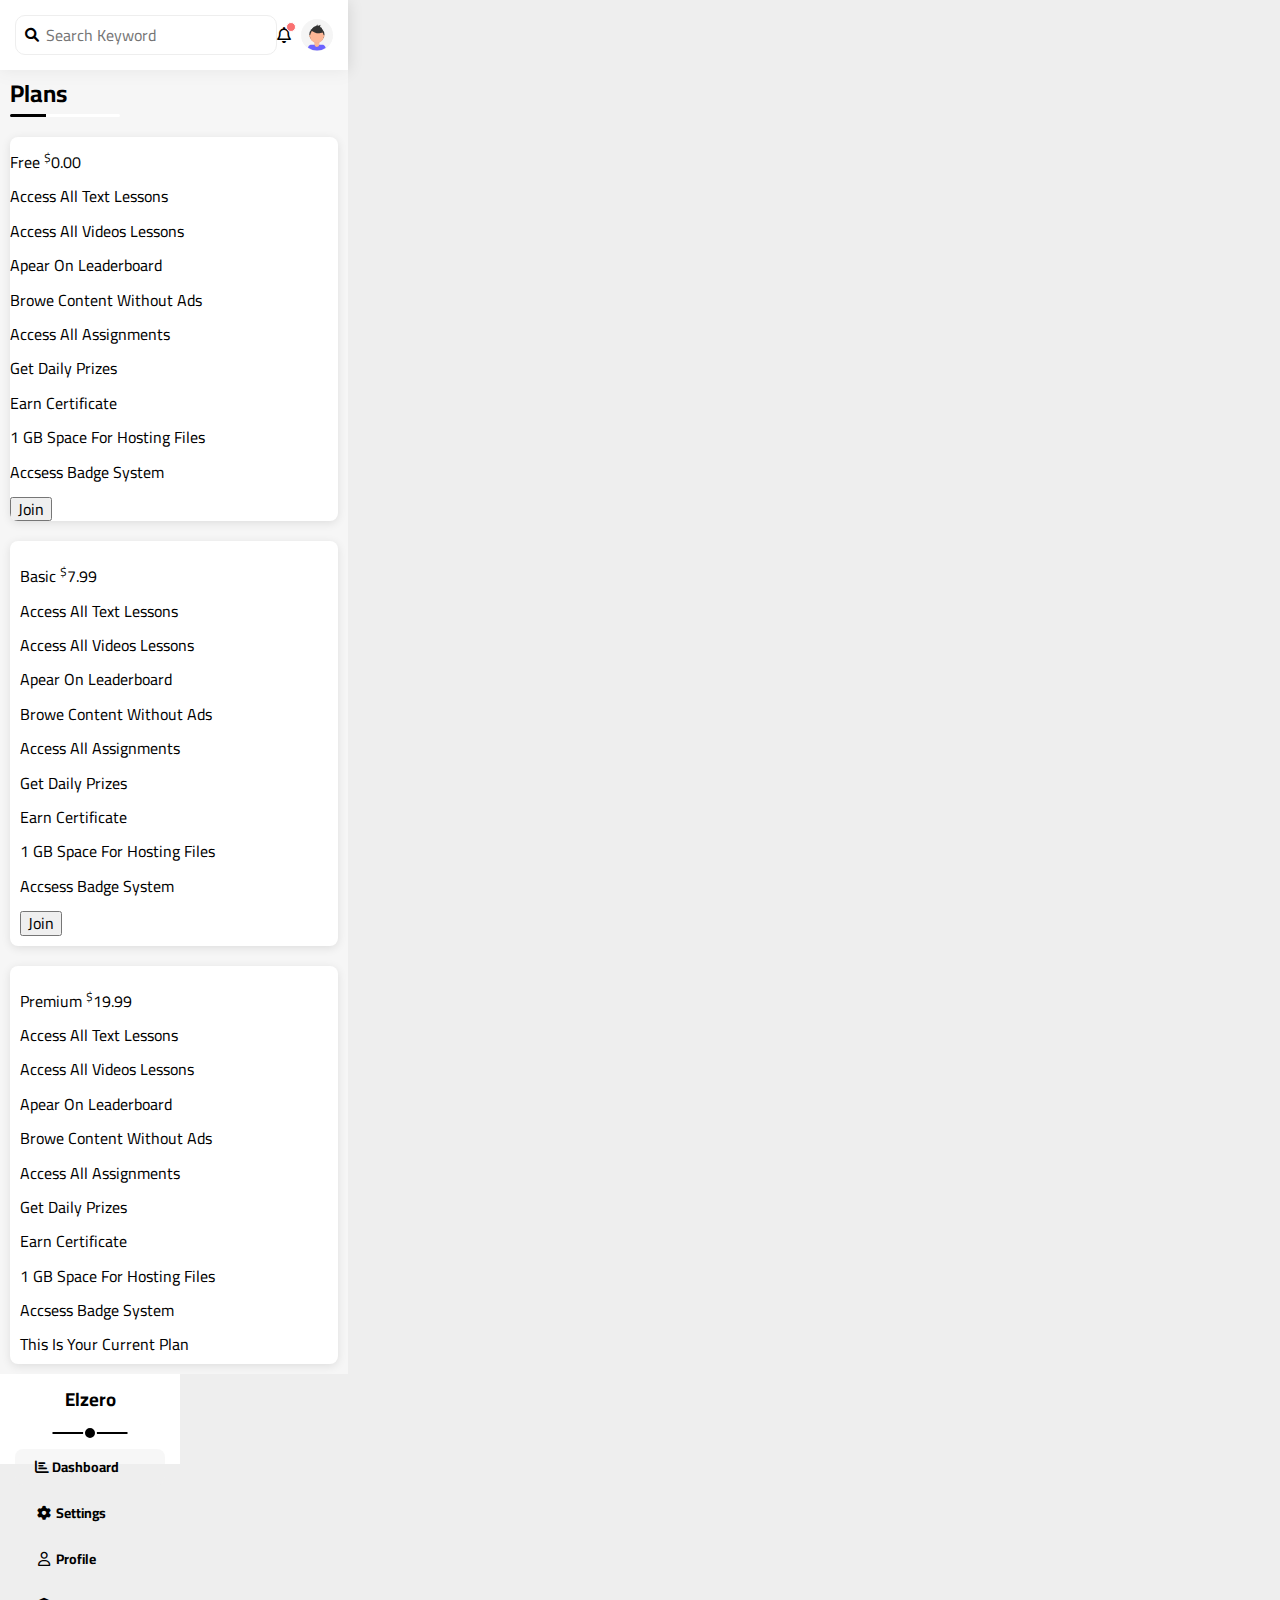
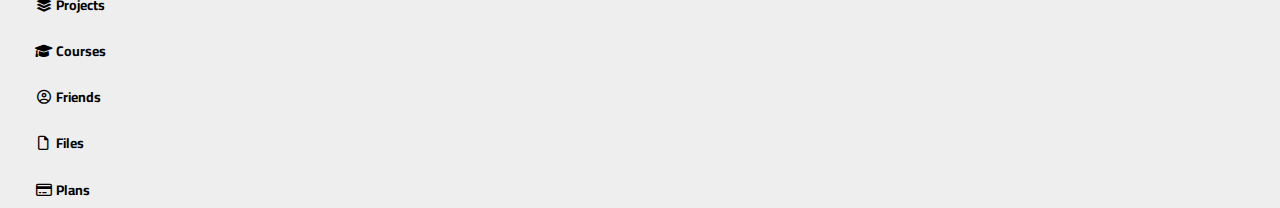
<file: plans.html>
<!DOCTYPE html>
<html lang="en">

<head>
    <meta charset="UTF-8">
    <meta http-equiv="X-UA-Compatible" content="IE=edge">
    <meta name="viewport" content="width=device-width, initial-scale=1.0">
    <title>Plans </title>
    <!-- Normalize  -->
    <link rel="stylesheet" href="css/normalize.css">
    <!-- Main Css file  -->
    <link rel="stylesheet" href="css/style.css">
    <!-- FontAwesome Liberary  -->
    <link rel="stylesheet" href="css/all.min.css">
    <!-- Google Fonts  -->
    <link rel="preconnect" href="https://fonts.googleapis.com">
    <link rel="preconnect" href="https://fonts.gstatic.com" crossorigin>
    <link href="https://fonts.googleapis.com/css2?family=Cairo:wght@200;300;400;500;600;700;800;900&display=swap"
        rel="stylesheet">
</head>
<body>
    <div class="page">
        <header>
        <div class="input">
            <input type="search" placeholder="Search Keyword">
            <i class="fa-solid fa-magnifying-glass"></i>
        </div>
        <div class="box">
            <i class="fa-regular fa-bell"></i>
            <img src="images/profile-pic.svg" alt="profile-pic">
        </div>
        </header>

        <main>
            <div class="main-heading">
                <h2>
                    Plans
                </h2>
                <span></span>
            </div> 
            <div class="content plans">
                <div class="free plan">
                    <div class="price">
                        <p>
                            <span>Free</span>
                            <span> <sup>$</sup>0.00</span>
                        </p>
                    </div>
                    <div class="details">
                        <div class="available">        <p>Access All Text Lessons</p> </div>
                        <div class="available">        <p>Access All Videos Lessons</p> </div>
                        <div class="available">        <p>Apear On Leaderboard</p> </div>
                        <div class="not available">    <p>Browe Content Without Ads</p> </div>
                        <div class="not available">    <p>Access All Assignments</p> </div>
                        <div class="not available">    <p>Get Daily Prizes</p>  </div>
                        <div class="not available">    <p>Earn Certificate</p> </div>
                        <div class="not available">    <p>1 GB Space For Hosting Files</p>  </div>
                        <div class="not available">    <p>Accsess Badge System </p> </div>
                    </div>
                    <button class="btn">Join</button>
                </div>

                <div class="basic plan">
                    <div class="price">
                        <p>
                            <span>Basic</span>
                            <span> <sup>$</sup>7.99</span>
                        </p>
                    </div>
                    <div class="details">
                        <div class="available">     <p>Access All Text Lessons</p> </div>
                        <div class="available">     <p>Access All Videos Lessons</p> </div>
                        <div class="available">     <p>Apear On Leaderboard</p> </div>
                        <div class="available">     <p>Browe Content Without Ads</p> </div>
                        <div class="available">     <p>Access All Assignments</p> </div>
                        <div class="available">     <p>Get Daily Prizes</p>  </div>
                        <div class="available">     <p>Earn Certificate</p> </div>
                        <div class="not available    "> <p>1 GB Space For Hosting Files</p>  </div>
                        <div class="not available    "> <p>Accsess Badge System </p> </div>
                    </div>
                    <button class="btn">Join</button>
                </div>

                <div class="premium plan">
                    <div class="price">
                        <p>
                            <span>Premium</span>
                            <span> <sup>$</sup>19.99</span>
                        </p>
                    </div>
                    <div class="details">
                        <div class="available"> <p>Access All Text Lessons</p> </div>
                        <div class="available"> <p>Access All Videos Lessons</p> </div>
                        <div class="available"> <p>Apear On Leaderboard</p> </div>
                        <div class="available"> <p>Browe Content Without Ads</p> </div>
                        <div class="available"> <p>Access All Assignments</p> </div>
                        <div class="available"> <p>Get Daily Prizes</p>  </div>
                        <div class="available"> <p>Earn Certificate</p> </div>
                        <div class="available"> <p>1 GB Space For Hosting Files</p>  </div>
                        <div class="available"> <p>Accsess Badge System </p> </div>
                    </div>
                    <span>This Is Your Current Plan</span>
                </div>
                
            </div>
        </main>

        <aside>
            <div class="head">
                <h3>
                    Elzero
                </h3>
            </div>
            <ul>
                <li>
                    <a href="index.html"> <i class="fa-solid fa-chart-bar"></i> <span>Dashboard</span> </a>
                </li>
                <li  >
                    <a href="settings.html" >
                        <i class="fa-solid fa-gear fa-fw"></i>
                        <span> Settings</span>
                    </a>
                </li>
                <li >
                    <a href="profile.html">
                        <i class="fa-regular fa-user fa-fw"></i>
                        <span>Profile</span>
                    </a>
                </li>
                <li>
                    <a href="projects.html">
                        <i class="fa-solid fa-layer-group fa-fw"></i> </i>
                        <span>Projects</span></a>
                </li>
                <li >
                    <a href="courses.html">
                        <i class="fa-solid fa-graduation-cap fa-fw"></i>
                        <span>Courses</span>
                    </a>
                </li>
                <li >
                    <a href="friends.html">
                        <i class="fa-regular fa-circle-user fa-fw"></i>
                        <span>Friends</span>
                    </a>
                </li>
                <li>
                    <a href="files.html">
                        <i class="fa-regular fa-file fa-fw"></i>
                        <span>Files</span>
                    </a>
                </li>
                <li class="active">
                    <a href="plans.html">
                        <i class="fa-regular fa-credit-card fa-fw "></i>
                        <span>Plans</span>
                    </a>
                </li>
            </ul>
        </aside>
    </div>
</body>
</file>
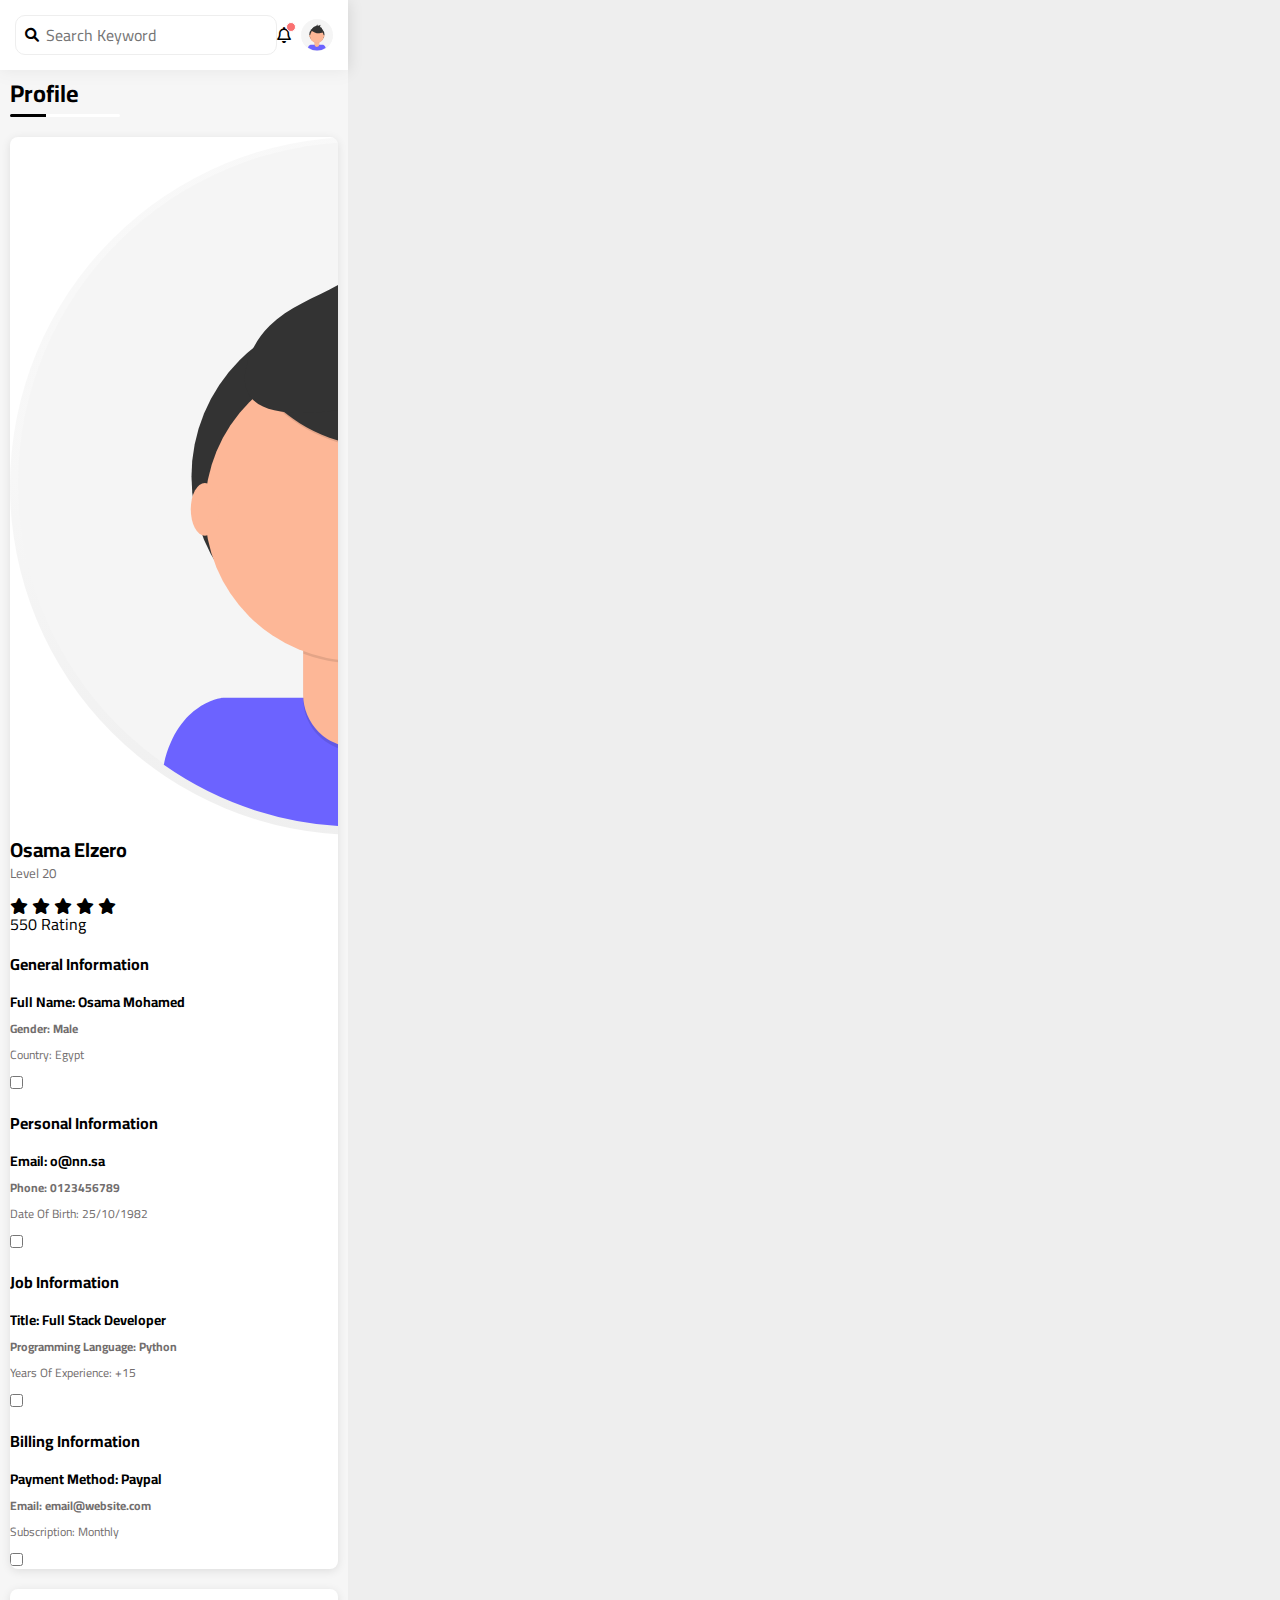
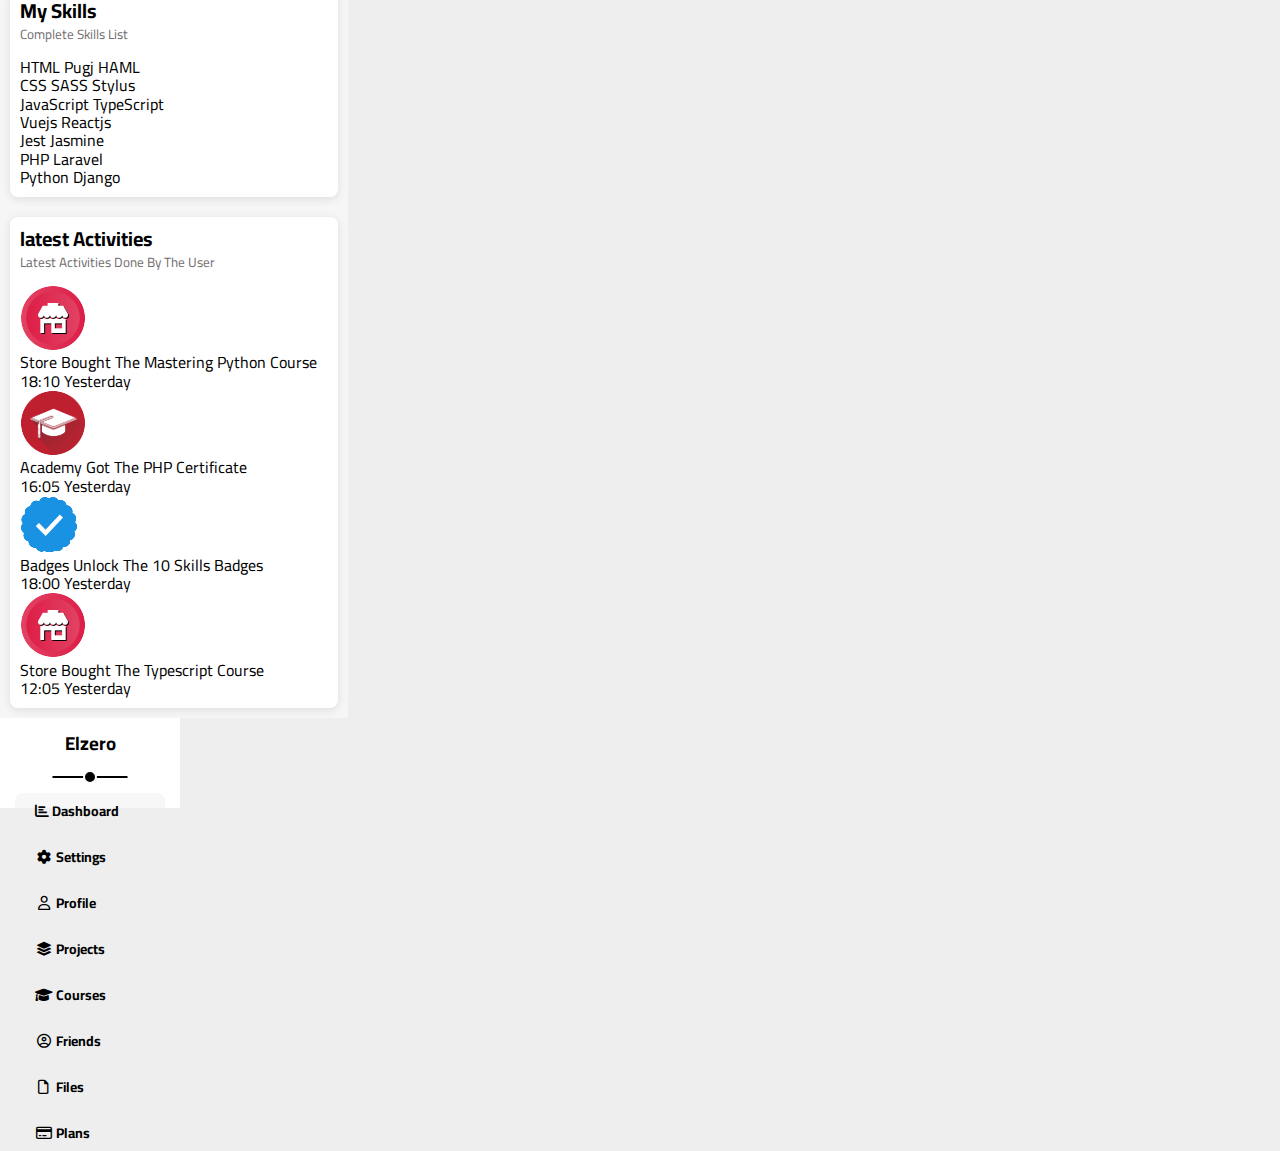
<file: profile.html>
<!DOCTYPE html>
<html lang="en">

<head>
    <meta charset="UTF-8">
    <meta http-equiv="X-UA-Compatible" content="IE=edge">
    <meta name="viewport" content="width=device-width, initial-scale=1.0">
    <title>Profile </title>
    <!-- Normalize  -->
    <link rel="stylesheet" href="css/normalize.css">
    <!-- Frame Work  -->
    <link rel="stylesheet" href="css/frame-work.css">
    <!-- Main Css file  -->
    <link rel="stylesheet" href="css/style.css">
    <!-- FontAwesome Liberary  -->
    <link rel="stylesheet" href="css/all.min.css">
    <!-- Google Fonts  -->
    <link rel="preconnect" href="https://fonts.googleapis.com">
    <link rel="preconnect" href="https://fonts.gstatic.com" crossorigin>
    <link href="https://fonts.googleapis.com/css2?family=Cairo:wght@200;300;400;500;600;700;800;900&display=swap"
        rel="stylesheet">
</head>
<body>
    <div class="page">
        
        <header>
            <div class="input">
                <input type="search" placeholder="Search Keyword">
                <i class="fa-solid fa-magnifying-glass"></i>
            </div>
            <div class="box">
                <i class="fa-regular fa-bell"></i>
                <img src="images/profile-pic.svg" alt="profile-pic">
            </div>
        </header>
        <main>
            <div class="main-heading">
                <h2>Profile</h2>
                <span></span>
            </div>
            <div class="content c-profile">
                <div class="profile">
                    <div class="image">
                        <img src="images/profile-pic.svg" alt="">
                        <h3>Osama Elzero</h3>
                        <p>Level 20</p>
                        <div class="line"></div>
                        <div class="icons">
                            <i class="fa-solid fa-star"></i>
                            <i class="fa-solid fa-star"></i>
                            <i class="fa-solid fa-star"></i>
                            <i class="fa-solid fa-star"></i>
                            <i class="fa-solid fa-star"></i>
                        </div>
                        <span>550 Rating</span>
                    </div>

                    <div class="personal-info">
                        <div class="inf">
                            <h4>General Information</h4>
                            <div class="box">
                                <p>
                                    <span class="first">Full Name:</span>
                                    <span>Osama Mohamed</span>
                                </p>
                                <p>
                                    <span class="first">Gender:</span>
                                    <span> Male</span>
                                </p>
                                <p>
                                    <span class="first">Country:</span>
                                    <span> Egypt</span>
                                </p>
                                <div class="toggel">
                                    <input type="checkbox" name="" id="" class="checkbox"> 
                                    <span class="checkbox"></span>
                                </div>
                            </div>
                        </div>
                        
                        <div class="inf">
                            <h4>Personal Information</h4>
                            <div class="box">
                                <p>
                                    <span class="first">Email:</span>
                                    <span>o@nn.sa</span>
                                </p>
                                <p>
                                    <span class="first">Phone:</span>
                                    <span>0123456789</span>
                                </p>
                                <p>
                                    <span class="first">Date Of Birth:</span>
                                    <span>25/10/1982</span>
                                </p>
                                <div class="toggel">
                                    <input type="checkbox" name="" id="" class="checkbox"> 
                                    <span class="checkbox"></span>
                                </div>
                            </div>
                        </div>

                        <div class="inf">
                            <h4>Job Information</h4>
                            <div class="box">
                                <p>
                                    <span class="first">Title:</span>
                                    <span>Full Stack Developer</span>
                                </p>
                                <p>
                                    <span class="first">Programming Language:</span>
                                    <span>Python</span>
                                </p>
                                <p>
                                    <span class="first">Years Of Experience:</span>
                                    <span>+15</span>
                                </p>
                                <div class="toggel">
                                    <input type="checkbox" name="" id="" class="checkbox"> 
                                    <span class="checkbox"></span>
                                </div>
                            </div>
                        </div>

                        <div class="inf">
                            <h4>Billing Information</h4>
                            <div class="box">
                                <p>
                                    <span class="first">Payment Method: </span>
                                    <span>Paypal</span>
                                </p>
                                <p>
                                    <span class="first">Email:</span>
                                    <span>email@website.com</span>
                                </p>
                                <p>
                                    <span class="first">Subscription: </span>
                                    <span>Monthly</span>
                                </p>
                                <div class="toggel">
                                    <input type="checkbox" name="" id="" class="checkbox"> 
                                    <span class="checkbox"></span>
                                </div>
                            </div>
                        </div>
                    </div>
                </div>
                <div class="skills">
                    <h3>My Skills</h3>
                    <p>Complete Skills List</p>
                    <div>
                        <span class="highlight">HTML</span> 
                        <span class="highlight">Pugj</span>
                        <span class="highlight">HAML</span>
                    </div>
                    <div>
                        <span class="highlight">CSS</span>
                        <span class="highlight">SASS</span>
                        <span class="highlight">Stylus</span>
                    </div>
                    <div>
                        <span class="highlight">JavaScript</span>
                        <span class="highlight">TypeScript</span> 
                    </div>
                    <div>
                        <span class="highlight">Vuejs</span>
                        <span class="highlight">Reactjs</span> 
                    </div>
                    <div>
                        <span class="highlight">Jest</span>
                        <span class="highlight">Jasmine</span> 
                    </div>
                    <div>
                        <span class="highlight">PHP</span>
                        <span class="highlight">Laravel</span>
                    </div>
                    <div>
                        <span class="highlight">Python</span>
                        <span class="highlight">Django</span>
                    </div>
                </div>
                <div class="latest-activities">
                    <h3>
                        latest Activities
                    </h3>
                    <p>
                        Latest Activities Done By The User 
                    </p>
                    <div class="activity">
                        <img src="images/active-store-01.png" alt="">
                        <div class="subject">
                            <span>Store</span>
                            <span>Bought The Mastering Python Course   </span>
                        </div>
                        <div class="time">
                            <span>18:10</span>
                            <span>Yesterday</span>
                        </div>
                    </div>

                    <div class="activity">
                        <img src="images/active-acadimy.png" alt="">
                        <div class="subject">
                            <span>Academy</span>
                            <span>Got The PHP Certificate   </span>
                        </div>
                        <div class="time">
                            <span>16:05</span>
                            <span>Yesterday</span>
                        </div>
                    </div>

                    <div class="activity">
                        <img src="images/active-badges.png" alt="">
                        <div class="subject">
                            <span>Badges</span>
                            <span>Unlock The 10 Skills Badges    </span>
                        </div>
                        <div class="time">
                            <span>18:00</span>
                            <span>Yesterday</span>
                        </div>
                    </div>

                    <div class="activity">
                        <img src="images/active-store-02.png" alt="">
                        <div class="subject">
                            <span>Store</span>
                            <span>Bought The Typescript Course </span>
                        </div>
                        <div class="time">
                            <span>12:05</span>
                            <span>Yesterday</span>
                        </div>
                    </div>
                </div>
            </div>
        </main>
        <aside>
            <div class="head">
                <h3>
                    Elzero
                </h3>
            </div>
            <ul>
                <li>
                    <a href="index.html"> <i class="fa-solid fa-chart-bar"></i> <span>Dashboard</span> </a>
                </li>
                <li  >
                    <a href="settings.html" >
                        <i class="fa-solid fa-gear fa-fw"></i>
                        <span> Settings</span>
                    </a>
                </li>
                <li class="active" >
                    <a href="profile.html">
                        <i class="fa-regular fa-user fa-fw"></i>
                        <span>Profile</span>
                    </a>
                </li>
                <li>
                    <a href="projects.html">
                        <i class="fa-solid fa-layer-group fa-fw"></i> </i>
                        <span>Projects</span></a>
                </li>
                <li>
                    <a href="courses.html">
                        <i class="fa-solid fa-graduation-cap fa-fw"></i>
                        <span>Courses</span>
                    </a>
                </li>
                <li>
                    <a href="friends.html">
                        <i class="fa-regular fa-circle-user fa-fw"></i>
                        <span>Friends</span>
                    </a>
                </li>
                <li>
                    <a href="files.html">
                        <i class="fa-regular fa-file fa-fw"></i>
                        <span>Files</span>
                    </a>
                </li>
                <li>
                    <a href="plans.html">
                        <i class="fa-regular fa-credit-card fa-fw "></i>
                        <span>Plans</span>
                    </a>
                </li>
            </ul>
        </aside>
    </div>
</body>
</file>
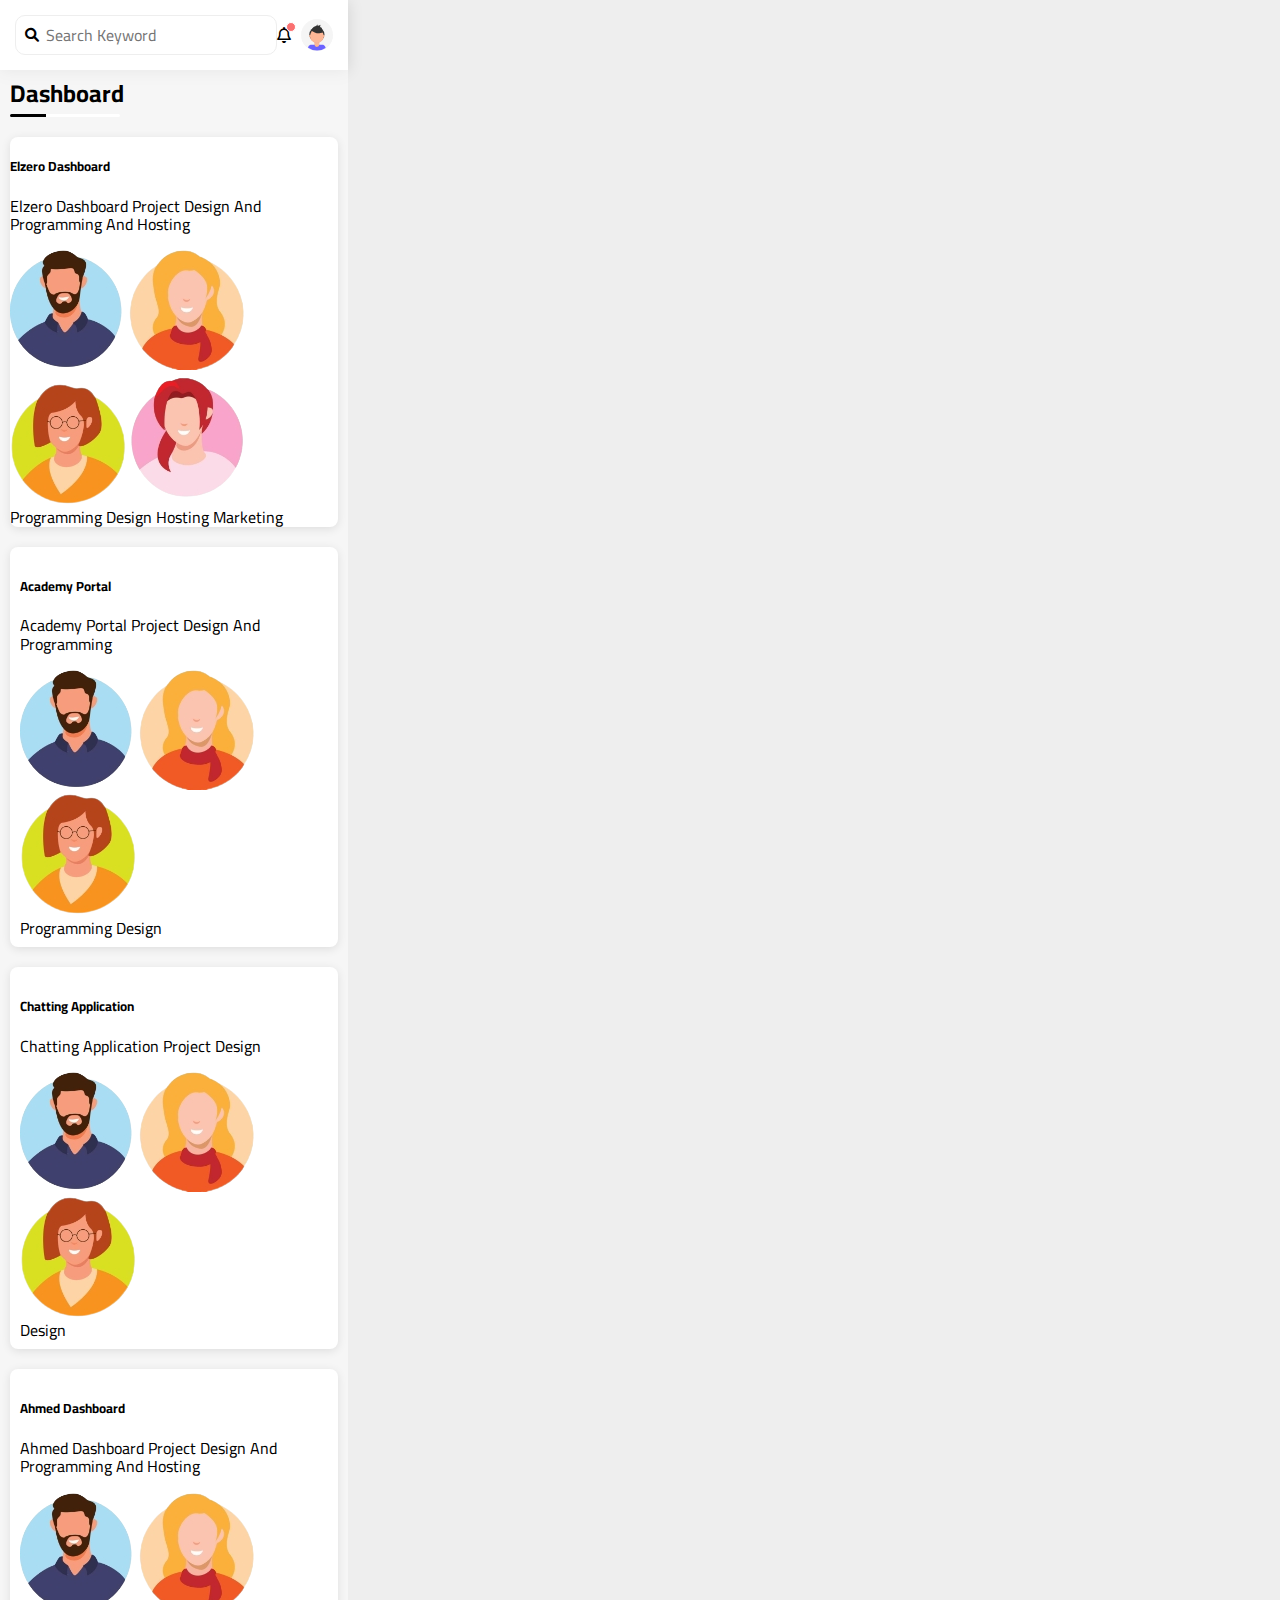
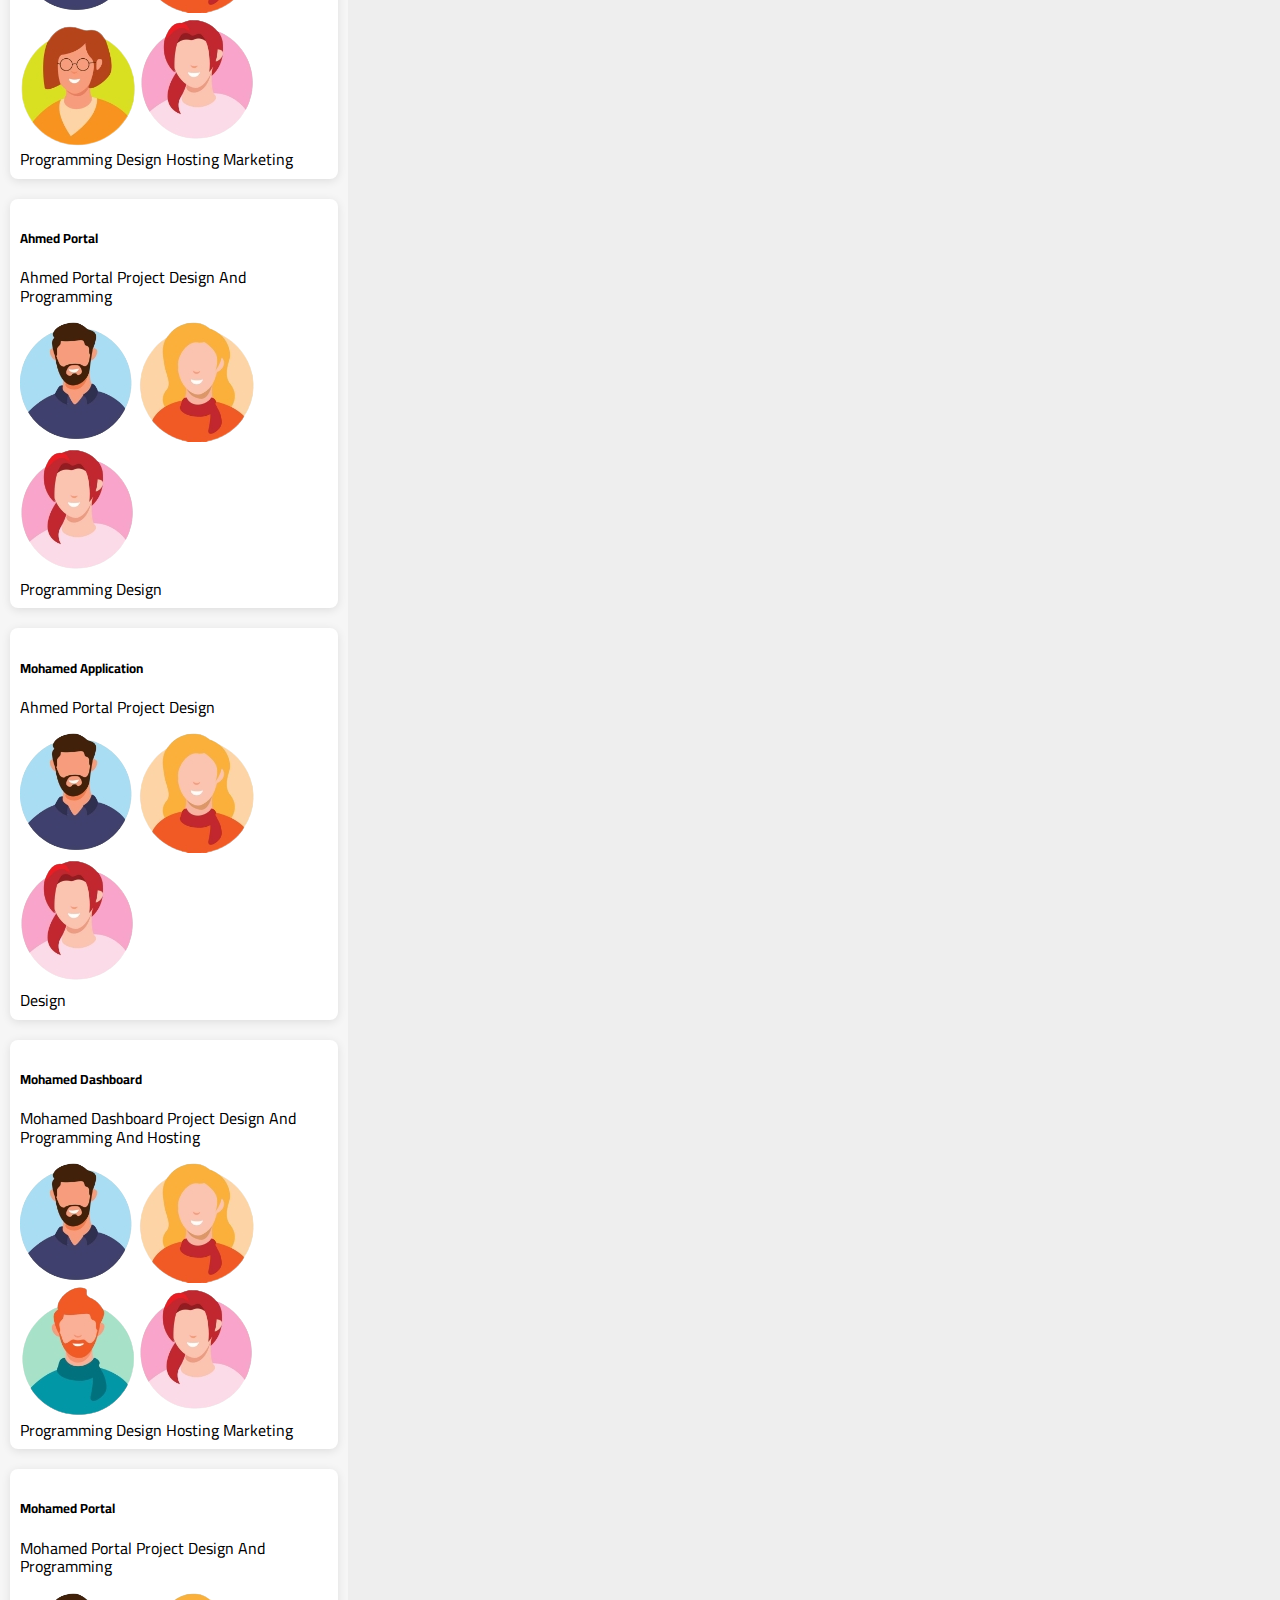
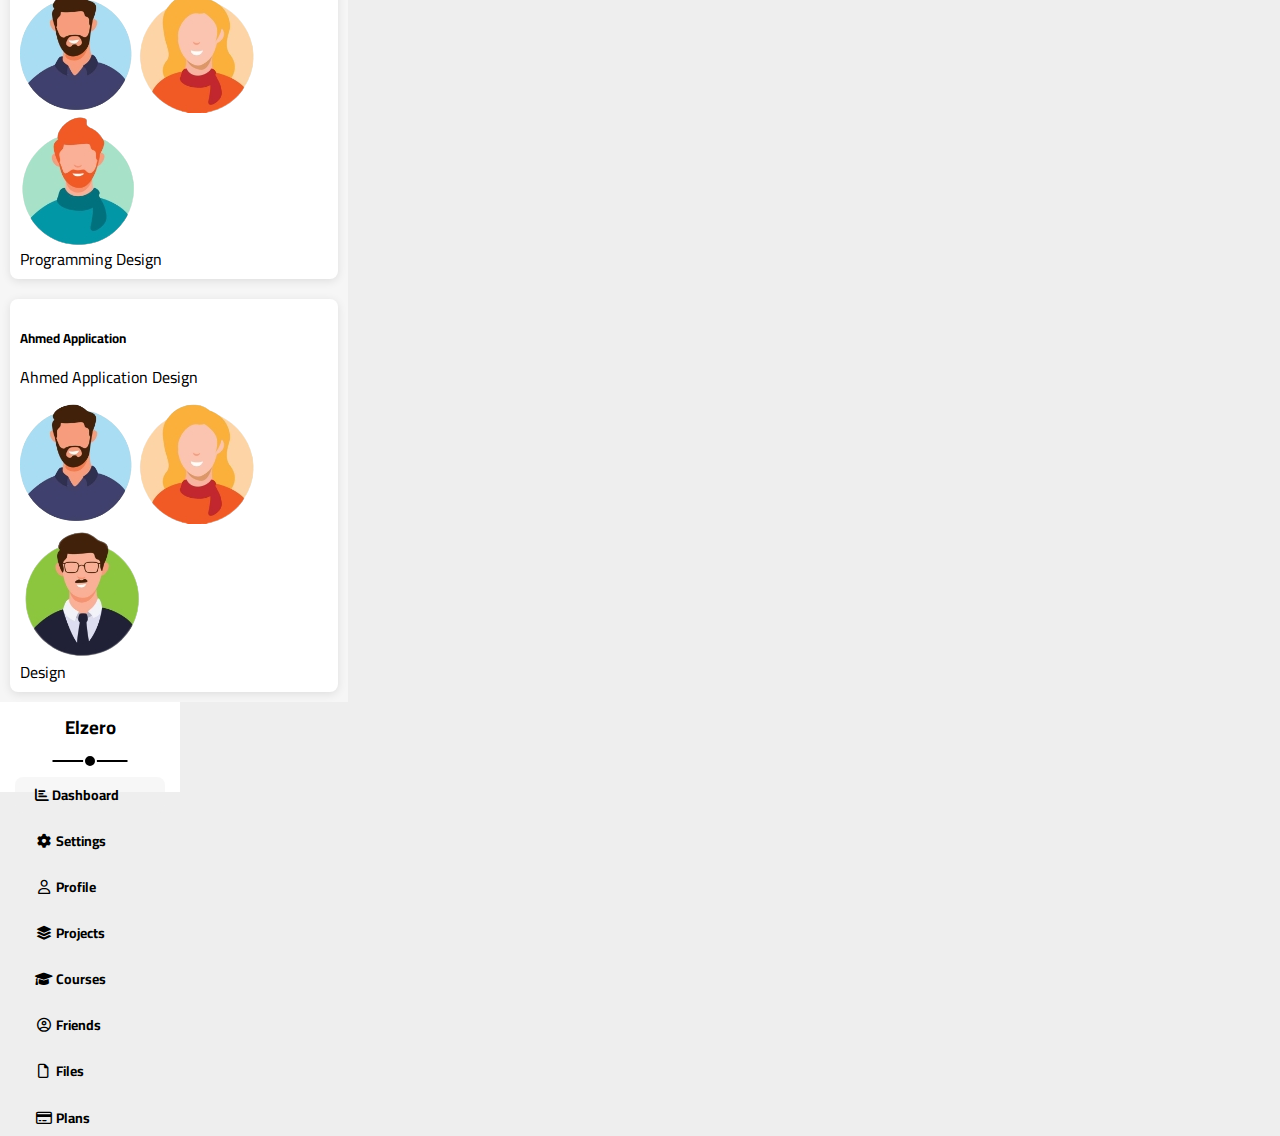
<file: projects.html>
<!DOCTYPE html>
<html lang="en">

<head>
    <meta charset="UTF-8">
    <meta http-equiv="X-UA-Compatible" content="IE=edge">
    <meta name="viewport" content="width=device-width, initial-scale=1.0">
    <title>Projects </title>
    <!-- Normalize  -->
    <link rel="stylesheet" href="css/normalize.css">
    <!-- Frame Work  -->
    <link rel="stylesheet" href="css/frame-work.css">
    <!-- Main Css file  -->
    <link rel="stylesheet" href="css/style.css">
    <!-- FontAwesome Liberary  -->
    <link rel="stylesheet" href="css/all.min.css">
    <!-- Google Fonts  -->
    <link rel="preconnect" href="https://fonts.googleapis.com">
    <link rel="preconnect" href="https://fonts.gstatic.com" crossorigin>
    <link href="https://fonts.googleapis.com/css2?family=Cairo:wght@200;300;400;500;600;700;800;900&display=swap"
        rel="stylesheet">
</head>
<body>
    <div class="page">
        <header>
            <div class="input">
                <input type="search" placeholder="Search Keyword">
                <i class="fa-solid fa-magnifying-glass"></i>
            </div>
            <div class="box">
                <i class="fa-regular fa-bell"></i>
                <img src="images/profile-pic.svg" alt="profile-pic">
            </div>
        </header>
        <main>
            <div class="main-heading">
                <h2>Dashboard</h2>
                <span></span>
            </div>
            <div class="content">
                <div class="project">
                    <h5>Elzero Dashboard</h5>  
                    <p>Elzero Dashboard Project Design And Programming And Hosting</p>
                    <div class="images">
                        <img src="images/member-01 .png" alt="">
                        <img src="images/member-02.png" alt="">
                        <img src="images/member-03.png" alt="">
                        <img src="images/member-04.png" alt="">
                    </div>
                    <div class="box">
                        <span class="highlight">Programming</span>
                        <span class="highlight">Design</span>
                        <span class="highlight">Hosting</span>
                        <span class="highlight">Marketing</span>
                    </div>
                    <div class="line"></div>
                </div>
                
                <div class="project">
                    <h5>Academy Portal</h5>  
                    <p>Academy Portal Project Design And Programming </p>
                    <div class="images">
                        <img src="images/member-01 .png" alt="">
                        <img src="images/member-02.png" alt="">
                        <img src="images/member-03.png" alt="">
                    </div>
                    <div class="box">
                        <span class="highlight">Programming</span>
                        <span class="highlight">Design</span>
                    </div>
                    <div class="line"></div>
                </div>

                <div class="project">
                    <h5>Chatting Application</h5>  
                    <p> Chatting Application Project Design  </p>
                    <div class="images">
                        <img src="images/member-01 .png" alt="">
                        <img src="images/member-02.png" alt="">
                        <img src="images/member-03.png" alt="">
                    </div>
                    <div class="box">
                        <span class="highlight">Design</span>
                    </div>
                    <div class="line"></div>
                </div>

                <div class="project">
                    <h5>Ahmed Dashboard</h5>  
                    <p> Ahmed  Dashboard Project Design And Programming And Hosting  </p>
                    <div class="images">
                        <img src="images/member-01 .png" alt="">
                        <img src="images/member-02.png" alt="">
                        <img src="images/member-03.png" alt="">
                        <img src="images/member-04.png" alt="">
                    </div>
                    <div class="box">
                        <span class="highlight">Programming</span>
                        <span class="highlight">Design</span>
                        <span class="highlight">Hosting</span>
                        <span class="highlight">Marketing</span>
                    </div>
                    <div class="line"></div>
                </div>

                <div class="project">
                    <h5>Ahmed Portal</h5>  
                    <p> Ahmed Portal Project Design And Programming</p>
                    <div class="images">
                        <img src="images/member-01 .png" alt="">
                        <img src="images/member-02.png" alt="">
                        <img src="images/member-04.png" alt="">
                    </div>
                    <div class="box">
                        <span class="highlight">Programming</span>
                        <span class="highlight">Design</span>
                    </div>
                    <div class="line"></div>
                </div>

                <div class="project">
                    <h5>Mohamed Application</h5>  
                    <p> Ahmed Portal Project Design</p>
                    <div class="images">
                        <img src="images/member-01 .png" alt="">
                        <img src="images/member-02.png" alt="">
                        <img src="images/member-04.png" alt="">
                    </div>
                    <div class="box">
                        <span class="highlight">Design</span>
                    </div>
                    <div class="line"></div>
                </div>

                <div class="project">
                    <h5>Mohamed Dashboard</h5>  
                    <p>Mohamed Dashboard Project Design And Programming And Hosting</p>
                    <div class="images">
                        <img src="images/member-01 .png" alt="">
                        <img src="images/member-02.png" alt="">
                        <img src="images/member-05.png" alt="">
                        <img src="images/member-04.png" alt="">
                    </div>
                    <div class="box">
                        <span class="highlight">Programming</span>
                        <span class="highlight">Design</span>
                        <span class="highlight">Hosting</span>
                        <span class="highlight">Marketing</span>
                    </div>
                    <div class="line"></div>
                </div>

                <div class="project">
                    <h5>Mohamed Portal</h5>  
                    <p>Mohamed Portal Project Design And Programming </p>
                    <div class="images">
                        <img src="images/member-01 .png" alt="">
                        <img src="images/member-02.png" alt="">
                        <img src="images/member-05.png" alt="">
                    </div>
                    <div class="box">
                        <span class="highlight">Programming</span>
                        <span class="highlight">Design</span>
                    </div>
                    <div class="line"></div>
                </div>

                <div class="project">
                    <h5>Ahmed Application</h5>  
                    <p>Ahmed Application Design</p>
                    <div class="images">
                        <img src="images/member-01 .png" alt="">
                        <img src="images/member-02.png" alt="">
                        <img src="images/member-06.png" alt="">
                    </div>
                    <div class="box">
                        <span class="highlight">Design</span>
                    </div>
                    <div class="line"></div>
                </div>
            </div>
        </main>
        <aside>
            <div class="head">
                <h3>
                    Elzero
                </h3>
            </div>
            <ul>
                <li>
                    <a href="index.html"> <i class="fa-solid fa-chart-bar"></i> <span>Dashboard</span> </a>
                </li>
                <li  >
                    <a href="settings.html" >
                        <i class="fa-solid fa-gear fa-fw"></i>
                        <span> Settings</span>
                    </a>
                </li>
                <li >
                    <a href="profile.html">
                        <i class="fa-regular fa-user fa-fw"></i>
                        <span>Profile</span>
                    </a>
                </li>
                <li class="active">
                    <a href="projects.html">
                        <i class="fa-solid fa-layer-group fa-fw"></i> </i>
                        <span>Projects</span></a>
                </li>
                <li>
                    <a href="courses.html">
                        <i class="fa-solid fa-graduation-cap fa-fw"></i>
                        <span>Courses</span>
                    </a>
                </li>
                <li>
                    <a href="friends.html">
                        <i class="fa-regular fa-circle-user fa-fw"></i>
                        <span>Friends</span>
                    </a>
                </li>
                <li>
                    <a href="files.html">
                        <i class="fa-regular fa-file fa-fw"></i>
                        <span>Files</span>
                    </a>
                </li>
                <li>
                    <a href="plans.html">
                        <i class="fa-regular fa-credit-card fa-fw "></i>
                        <span>Plans</span>
                    </a>
                </li>
            </ul>
        </aside>
    </div>
</body>
</file>
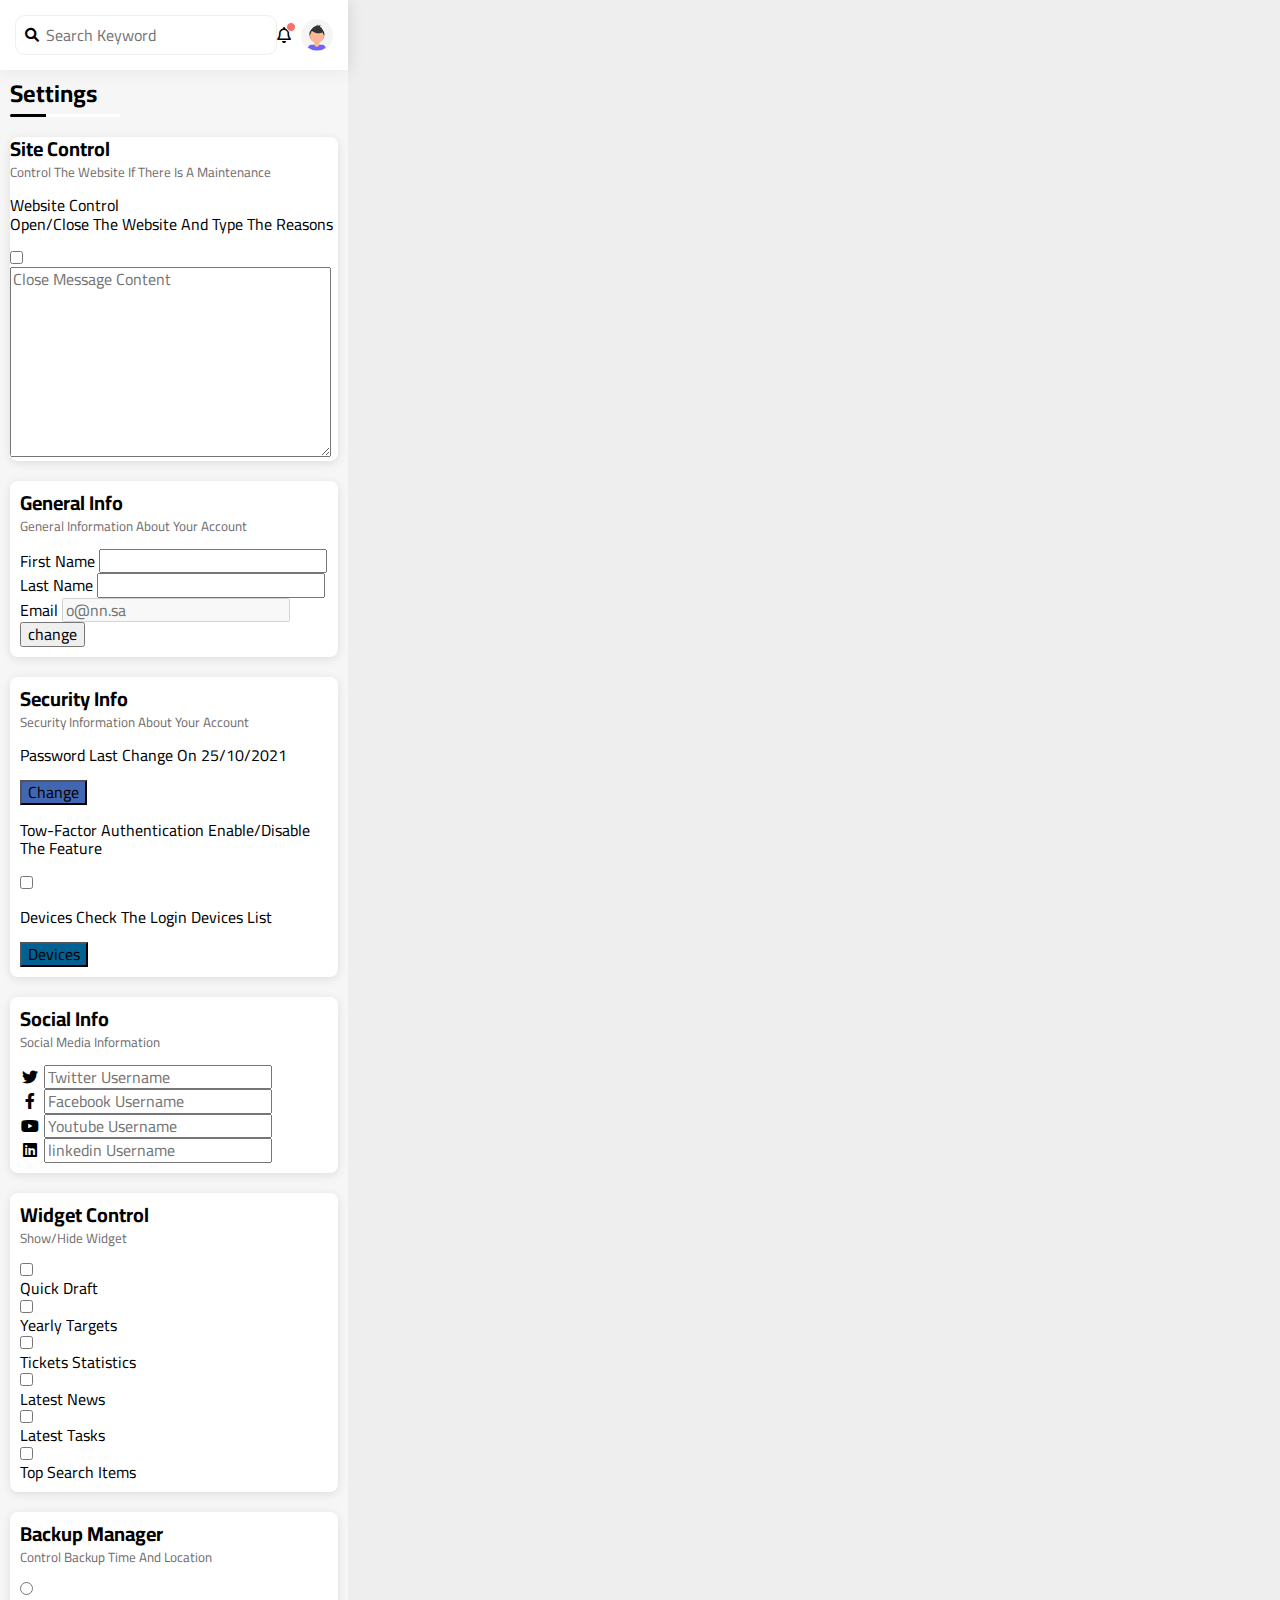
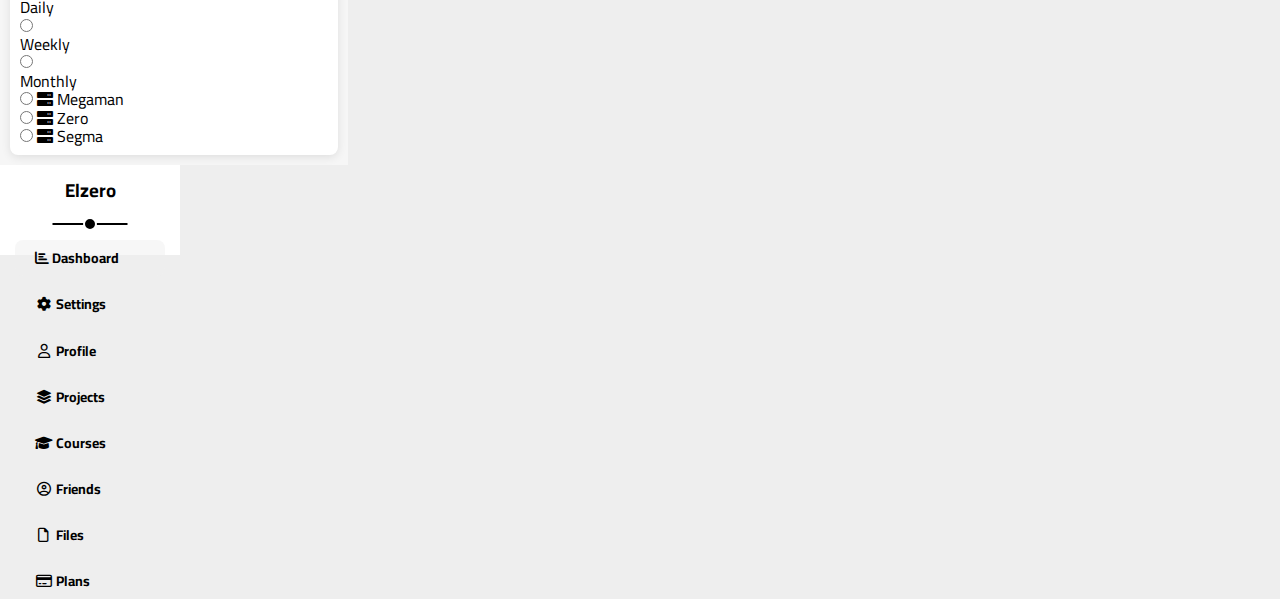
<file: settings.html>
<!DOCTYPE html>
<html lang="en">

<head>
    <meta charset="UTF-8">
    <meta http-equiv="X-UA-Compatible" content="IE=edge">
    <meta name="viewport" content="width=device-width, initial-scale=1.0">
    <title>Settings </title>
    <!-- Normalize  -->
    <link rel="stylesheet" href="css/normalize.css">
    <!-- Frame Work  -->
    <link rel="stylesheet" href="css/frame-work.css">
    <!-- Main Css file  -->
    <link rel="stylesheet" href="css/style.css">
        <!-- FontAwesome Liberary  -->
    <link rel="stylesheet" href="css/all.min.css">
    <!-- Google Fonts  -->
    <link rel="preconnect" href="https://fonts.googleapis.com">
    <link rel="preconnect" href="https://fonts.gstatic.com" crossorigin>
    <link href="https://fonts.googleapis.com/css2?family=Cairo:wght@200;300;400;500;600;700;800;900&display=swap"
        rel="stylesheet">
</head>
<body>
    <div class="page">
        
        <header>
            <div class="input">
                <input type="search" placeholder="Search Keyword">
                <i class="fa-solid fa-magnifying-glass"></i>
            </div>
            <div class="box">
                <i class="fa-regular fa-bell"></i>
                <img src="images/profile-pic.svg" alt="profile-pic">
            </div>
        </header>
        <main>
            <div class="main-heading">
                <h2>Settings</h2>
                <span></span>
            </div>
            <div class="content">
                <div class="site-control">
                    <h3>Site Control </h3>
                    <p>Control The Website If There Is A Maintenance </p>
                    <form action="">
                        <div>
                            <div class="text">
                                <p class="sp">
                                    <span class="sup">Website Control</span>  <br>
                                    <span class="sub">Open/Close The Website And Type The Reasons </span>
                                </p>
                            </div>
                            <div class="toggel">
                                <input class="checkbox" type="checkbox" >
                                <span class="checkbox"></span>
                            </div>
                        </div>
                        <textarea name="" id="" cols="30" rows="10"placeholder="Close Message Content"></textarea>
                    </form>
                </div>
                <div class="general-info">
                    <h3>General Info</h3>
                    <p>General Information About Your Account </p>
                    <form action="">

                        <label for="f-name">First Name </label> 
                        <input type="text" id="name"  class="npt" > 

                        <label for="l-name">Last Name</label> 
                        <input type="text" id="l-name" class="npt" > 
                        
                        <label for="email">Email</label> 
                        <input type="text" id="email"   class="npt" placeholder="o@nn.sa" disabled> <input type="submit" class="npt" value="change">
                    </form>
                </div>

                <div class="security-info"> 
                    <h3>Security Info</h3>
                    <p>Security Information About Your Account</p>
                    <div>
                        <p>
                            <span class="sup">Password</span> 
                            <span class="sub">Last Change On 25/10/2021</span>
                        </p>
                        <button class="change btn">Change</button>
                    </div>
                    <div>
                        <p>
                             <span class="sup">Tow-Factor Authentication</span> 
                            <span class="sub">Enable/Disable The Feature</span>
                        </p>
                         <div class="toggel">
                                <input class="checkbox" type="checkbox" >
                                 <span class="checkbox"></span>
                        </div>
                    </div>
                    <div>
                        <p>
                            <span class="sup">Devices</span> 
                            <span class="sub">Check The Login Devices List</span>
                        </p>
                        <button class="dev btn btn-bg-blue">Devices</button>
                    </div>
                    
                </div>
                <div class="social-info">
                    <h3>Social Info</h3>
                    <p>Social Media Information</p>
                    <div>
                        <i class="fa-brands fa-twitter fa-fw" ></i>
                        <input type="text" placeholder="Twitter Username"class="npt">
                    </div>
                    <div>
                        <i class="fa-brands fa-facebook-f fa-fw"></i>
                        <input type="text" placeholder="Facebook Username"class="npt">
                    </div>
                    <div>
                        <i class="fa-brands fa-youtube fa-fw"></i>
                        <input type="text" placeholder="Youtube Username"class="npt">
                    </div>
                    <div>
                        <i class="fa-brands fa-linkedin fa-fw"></i>
                        <input type="text" placeholder="linkedin Username" class="npt">
                    </div>
                </div>
                <div class="widget-control">
                    <h3>Widget Control</h3>
                    <p>Show/Hide Widget</p>
                    
                    <div class="widget" >
                        <div class="checkbox">
                        <input type="checkbox" id="draft" class="checkbox">
                        <span class="checkbox"></span>
                        </div>
                        <label for="draft">Quick Draft</label>
                    </div>

                     <div class="widget" >
                        <div class="checkbox">
                        <input type="checkbox" id="target" class="checkbox">
                        <span class="checkbox"></span>
                        </div>
                        <label for="target">Yearly Targets</label>
                    </div>

                     <div class="widget" >
                        <div class="checkbox">
                        <input type="checkbox" id="stats" class="checkbox">
                        <span class="checkbox"></span>
                        </div>
                        <label for="stats">Tickets Statistics</label>
                    </div>

                     <div class="widget" >
                        <div class="checkbox">
                        <input type="checkbox" id="news" class="checkbox">
                        <span class="checkbox"></span>
                        </div>
                        <label for="news">Latest News</label>
                    </div>

                     <div class="widget" >
                        <div class="checkbox">
                        <input type="checkbox" id="tasks" class="checkbox">
                        <span class="checkbox"></span>
                        </div>
                        <label for="tasks">Latest Tasks</label>
                    </div>

                     <div class="widget" >
                        <div class="checkbox">
                        <input type="checkbox" id="Search" class="checkbox">
                        <span class="checkbox"></span>
                        </div>
                        <label for="Search">Top Search Items</label>
                    </div>
                </div>
                <div class="backup">
                    <h3>Backup Manager</h3>
                    <p>Control Backup Time And Location </p>
                    <form action="">
                        <div class="time">

                            <div class="box">
                                <div class="active-rad">
                                    <input type="radio" name="time" id="day">  
                                    <span></span>
                                </div>
                                <label for="day">Daily</label>
                            </div>

                            <div class="box">
                                <div class="active-rad">
                                    <input type="radio" name="time" id="week">  
                                    <span class="two"></span>
                                </div>
                                <label for="week">Weekly</label>
                            </div>
                            
                            <div class="box">
                                <div class="active-rad">
                                    <input type="radio" name="time" id="month" class="three">  
                                    <span></span>
                                </div>
                                <label for="month">Monthly</label>
                            </div>
                            
                        </div>
                        <div class="type">
                            <div class="card">
                                <input type="radio" name="type" id="mega" class="first">
                                <i class="fa-solid fa-server"></i>
                                <label for="mega">Megaman</label>
                            </div>

                             <div class="card">
                                <input type="radio" name="type" id="zero" class="sec">
                                <i class="fa-solid fa-server"></i>
                                <label for="zero">Zero</label>
                            </div>

                            <div class="card">
                                <input type="radio" name="type" id="seg" class="sec">
                                <i class="fa-solid fa-server"></i>
                                <label for="seg">Segma</label>
                            </div>
                        </div>
                    </form>
            </div>
                </div>
        </main>
        <aside>
            <div class="head">
                <h3>
                    Elzero
                </h3>
            </div>
            <ul>
                <li>
                    <a href="index.html"> <i class="fa-solid fa-chart-bar"></i> <span>Dashboard</span> </a>
                </li>
                <li class="active"  >
                    <a href="settings.html" >
                        <i class="fa-solid fa-gear fa-fw"></i>
                        <span> Settings</span>
                    </a>
                </li>
                <li>
                    <a href="profile.html">
                        <i class="fa-regular fa-user fa-fw"></i>
                        <span>Profile</span>
                    </a>
                </li>
                <li>
                    <a href="projects.html">
                        <i class="fa-solid fa-layer-group fa-fw"></i> </i>
                        <span>Projects</span></a>
                </li>
                <li>
                    <a href="courses.html">
                        <i class="fa-solid fa-graduation-cap fa-fw"></i>
                        <span>Courses</span>
                    </a>
                </li>
                <li>
                    <a href="friends.html">
                        <i class="fa-regular fa-circle-user fa-fw"></i>
                        <span>Friends</span>
                    </a>
                </li>
                <li>
                    <a href="files.html">
                        <i class="fa-regular fa-file fa-fw"></i>
                        <span>Files</span>
                    </a>
                </li>
                <li>
                    <a href="plans.html">
                        <i class="fa-regular fa-credit-card fa-fw "></i>
                        <span>Plans</span>
                    </a>
                </li>
            </ul>
        </aside>
    </div>
</body>
</file>
<file: css/style.css>
/* Variabels Start  */
:root {
    --main-transition: .3s;
    --sec-color: #726e6e;
    --sec-color-alt: #eee;
    --main-white: #fff;
    --main-blue: rgb(88, 88, 238);
    --main-orange: rgb(252, 180, 46);
    --main-green: rgb(102, 209, 102)
}

/* Variabels End  */

/* Global rules Star1  */
body {
    font-family: 'Cairo', sans-serif;
    scroll-behavior: smooth;
}

::-webkit-scrollbar {
    width: 8px;
    height: 5px;
}

::-webkit-scrollbar-thumb {
    background-color: var(--main-blue);
    border-radius: 5px;
}

::-webkit-scrollbar-track {
    background-color: var(--main-white);
}



/* Global Rules End  */
/* Main Component Start  */
main h3 {
    margin: 0;
    font-size: 20px;
}

main h3+p {
    margin: 5px 0 15px 0;
    color: var(--sec-color);
    font-size: smaller;
}

h3:not(:has(+ p)) {
    margin-bottom: 35px;
}

main h3.bottom-margin {
    margin-bottom: 15px;
}

@media (max-width:767px) {
    h3 {
        margin-bottom: 15px !important;
    }
}

/* Main Component End  */


body {
    background-color: var(--sec-color-alt);
    display: grid;
    grid-template-areas:
        "sd hd "
        "sd mn ";
    grid-template-rows: 60px 1fr;
    grid-template-columns: min-content;
    min-height: 100vh;
    gap: 5px;
    row-gap: 0;
}

ul {
    padding: 0;
    margin: 0;
    list-style: none;
}

a {
    text-decoration: none;
    color: #000;
}

/* Header Start  */
header {
    grid-area: hd;
    display: flex;
    align-items: center;
    justify-content: space-between;
    padding: 15px;
    background-color: var(--main-white);
    box-shadow: 0px 1px 15px rgb(0, 0, 0, .12);
}

header .input {
    position: relative;
    transition: var(--main-transition);
}

header .input:has(input:focus) {
    transform: scalex(1.1) translateX(9.5px);
}


header input {
    border: 1px solid var(--sec-color-alt);
    padding: 10px 10px 10px 30px;
    background-color: transparent;
    outline: unset;
    border-radius: 10px;
    transition: var(--main-transition);
}

header input:focus {
    border-color: rgba(94, 228, 94, 0.5);
}

::placeholder {
    transition: var(--main-transition);
}

header input:focus::placeholder {
    opacity: 0;
}

header .input i {
    position: absolute;
    left: 10px;
    top: 50%;
    transform: translateY(-50%);
    font-size: 14px;
    transition: var(--main-transition);
}

header .input:has(input:focus) i {
    color: rgb(199, 78, 78);
}

header .box {
    display: flex;
    align-items: center;
    gap: 10px;
}

header .box i {
    position: relative;
    font-size: 16px;
    cursor: pointer;
}

header .box i::after {
    content: '';
    position: absolute;
    top: -5px;
    right: -5px;
    width: 8px;
    height: 8px;
    background-color: #FA7070;
    border-radius: 50%;
    border: 1px solid white;
    transition: var(--main-transition);
}

header .box i:hover::after {
    background-color: #e2a0a0;
}

header img {
    width: 32px;
}

/* Header End  */
/* Main Start  */
main {
    grid-area: mn;
    padding: 10px;
    background-color: rgba(253, 253, 253, 0.526);
}

main .main-heading h2 {
    margin: 0;
}

main .main-heading span {
    display: block;
    margin-top: 6px;
    position: relative;
    width: 110px;
    height: 3px;
    background-color: var(--main-white);
    border-radius: 10px;
    overflow: hidden;
}

main .main-heading span::after {
    content: '';
    position: absolute;
    top: 0;
    left: 0;
    width: 33%;
    height: 100%;
    background-color: #000;
}

main .content {
    display: grid;
    grid-template-columns: repeat(auto-fit, minmax(300px, 1fr));
    margin-top: 20px;
    gap: 20px;
}

@media (max-width:767px) {
    main .content {
        grid-template-columns: repeat(1, minmax(300px, 1fr));

    }
}

main .content>div {
    border-radius: 8px;
    overflow: hidden;
    background-color: var(--main-white);
    box-shadow: 0px 2px 10px rgb(0, 0, 0, .1);
    position: relative;
}

main .content>div:not(:first-child) {
    padding: 10px;
}

main .welcome {
    padding-bottom: 10px;
}


main .welcome .upper {
    background-color: var(--sec-color-alt);
    padding: 10px;
    display: flex;
    justify-content: space-between;
}

main .welcome .upper .image {
    height: 120px;
}

main .welcome .upper img {
    max-height: 100%;
}

main .welcome .lower {
    padding: 10px;
    background-color: var(--main-white);
    padding-top: 0;
    padding-bottom: 0;
}

main .welcome .lower img {
    width: 50px;
    transform: translateY(-30px);
    position: relative;
    border: 2px solid var(--main-white);
    border-radius: 50%;
}

@media (max-width:767px) {
    main .welcome .lower img {
        left: 50%;
        transform: translate(-50%, -30px);
    }

    main .welcome .lower ul {
        flex-direction: column;
        row-gap: 20px;
    }
}

main .welcome .lower ul {
    display: flex;
    text-align: center;
    justify-content: space-between;
    transform: translateY(-20px);
    padding: 20px 30px;
    position: relative;
    margin-bottom: 30px;
}

main .welcome .lower ul::after {
    content: ' ';
    position: absolute;
    left: -15px;
    top: 0;
    width: calc(100% + 30px);
    top: 0;
    height: 1px;
    background-color: var(--sec-color-alt);
}

main .welcome .lower ul::before {
    content: ' ';
    position: absolute;
    left: -15px;
    bottom: 0;
    width: calc(100% + 30px);
    height: 1px;
    background-color: var(--sec-color-alt);
}


main .lower li h4 {
    margin: 0;
}

main .lower li p {
    font-size: smaller;
    color: var(--sec-color);
    margin: 0;
    margin-top: 5px;
}

main .lower button {
    background-color: var(--main-blue);
    border: 1px solid transparent;
    color: var(--main-white);
    padding: 5px 10px;
    border-radius: 5px;
    display: block;
    font-size: smaller;
    cursor: pointer;
    position: absolute;
    bottom: 10px;
    right: 10px;
    transition: var(--main-transition);
}

main .lower button:hover {
    color: var(--main-blue);
    background-color: transparent;
    border-color: var(--main-blue);
}

main .draft form {
    padding-right: 10px;
}

main .draft input {
    border: unset;
    outline: unset;
    background-color: var(--sec-color-alt);
    border-radius: 5px;
    width: 100%;
    margin-bottom: 15px;
    padding: 5px 10px;
    padding-right: 0;
}

main .draft input:focus::placeholder,
textarea:focus::placeholder {
    opacity: 0;
}

main .draft textarea {
    height: 130px;
    width: 100%;
    background-color: var(--sec-color-alt);
    border: unset;
    resize: none;
    border-radius: 5px;
    padding: 10px;
    padding-right: 0;
    margin-bottom: 20px;
    outline: unset;
}

main .draft button {
    background-color: var(--main-blue);
    border: 1px solid transparent;
    color: var(--main-white);
    padding: 5px 10px;
    border-radius: 5px;
    display: block;
    margin-left: auto;
    font-size: smaller;
    cursor: pointer;
    transform: translateX(10px);
    transition: var(--main-transition);
}

.draft button:hover {
    color: var(--main-blue);
    background-color: transparent;
    border-color: var(--main-blue);
}

main .target .stats>div {
    display: flex;
    gap: 15px;
}

main .target .stats>div:not(:last-child) {
    margin-bottom: 15px;
}

main .target .stats>div div {
    flex: 1;
}

main .target .stats i {
    width: 65px;
    height: 65px;
    text-align: center;
    line-height: 65px;
}

main .target .stats span {
    display: block;
    margin-bottom: 5px;
}

main .target .stats span:first-child {
    color: var(--sec-color);
    font-size: small;
    margin: 5px 0;
}

main .target .stats span:nth-child(2) {
    font-weight: bold;
}

main .target .stats .line {
    position: relative;
    width: 100%;
    height: 3px;
    background-color: var(--sec-color-alt);
    margin-top: 15px;
    border-radius: 5px;
}

main .target .stats .line span {
    position: relative;
    height: 100%;

}

main .target .stats .line span::after {
    position: absolute;
    top: -25px;
    right: -13px;
    padding: 2.5px 4px;
    color: var(--main-white);
    border-radius: 5px;
    font-size: smaller;
}

main .target .stats .line span::before {
    content: '';
    position: absolute;
    top: -9px;
    right: -5px;
    border-width: 5px;
    border-style: solid;
}

/* Money Start */
main .target .stats .money i {
    background-color: rgba(201, 201, 235, 0.555);
    color: rgb(72, 72, 192);
}

main .target .stats .money .line span {
    width: 40%;
    background-color: blue;
}

main .target .stats .money .line span::after {
    content: '40%';
    background-color: rgb(72, 72, 192);
}


main .target .stats .money .line span::before {
    border-color: rgb(72, 72, 192) transparent transparent transparent;
}



/* Projects Start*/

main .target .stats .projects i {
    background-color: rgba(253, 184, 55, 0.362);
    color: var(--main-orange);
}

main .target .stats .projects .line span {
    width: 55%;
    background-color: var(--main-orange);
}

main .target .stats .projects .line span::after {
    content: '55%';
    background-color: var(--main-orange);
}


main .target .stats .projects .line span::before {
    border-color: var(--main-orange) transparent transparent transparent;
}

/* Team Start*/
main .target .stats .team i {
    background-color: rgba(0, 255, 0, 0.212);
    color: green;
}

main .target .stats .team .line span {
    width: 75%;
    background-color: var(--main-green);
}

main .target .stats .team .line span::after {
    content: '75%';
    background-color: var(--main-green);
}


main .target .stats .team .line span::before {
    border-color: var(--main-green) transparent transparent transparent;
}

/* End  */

main .statistics .tickets {
    display: flex;
    gap: 10px;
    flex-wrap: wrap;
}

main .statistics .tickets div {
    flex: 1 1 calc(50% - 10px);
    text-align: center;
    border: 1px solid #7676764b;
    padding: 20px 0;
    border-radius: 8px;
}

@media (max-width:767px) {
    main .statistics .tickets div {
        flex-basis: 100%;
    }
}

main .statistics .tickets div i {
    margin-bottom: 10px;
    font-size: 18px;
}

main .statistics .tickets div:first-child i {
    color: var(--main-orange);
}

main .statistics .tickets div:nth-child(2) i {
    color: var(--main-blue);
    transition: var(--main-transition);
}

main .statistics .tickets div:nth-child(2):hover i {
    transform: rotate(270deg);
}

main .statistics .tickets div:nth-child(3) i {
    color: var(--main-green);
}

main .statistics .tickets div:last-child i {
    color: rgb(231, 74, 74);
}


main .statistics .tickets div p {
    font-weight: bold;
    margin: 0;
    text-align: center;
}

main .statistics .tickets div span {
    font-weight: normal;
    color: var(--sec-color);
    font-size: small;
    margin-top: 5px;
    display: block;
}

main .latest-news>div {
    display: flex;
    align-items: center;
    justify-content: space-between;
}


main .latest-news>div:not(:last-child) {
    margin-bottom: 10px;
}

main .latest-news>div:not(:last-child) {
    border-bottom: 1px solid var(--sec-color-alt);
    padding-bottom: 10px;
}

main .latest-news div img {
    width: 50px;
    height: auto;
    border-radius: 5px;
    margin-right: 5px;
}

main .latest-news div .text {
    min-width: 185px;
    flex: 1;
}

@media (min-width:848px) and (max-width:917px) {
    main .latest-news>div span {
        min-width: 60px;
        margin-top: -15px;
        margin-left: -100px;
    }
}


main .latest-news div p {
    width: fit-content;
    margin: 0;
}

@media (max-width:767px) {
    main .latest-news>div {
        flex-direction: column;
        align-items: center;
    }

    main .latest-news div img {
        min-width: 100px;
    }

    main .latest-news div p {
        margin: 10px auto;
    }
}

main>div div p:has(+ p) {
    font-weight: bold;
    margin-bottom: 5px !important;
    font-size: 14px;
}

main .content>div div p+p {
    font-size: 12px;
    color: var(--sec-color);
}


main .latest-news div span {
    display: block;
    font-size: 12px;
    padding: 5px 7px;
    background-color: var(--sec-color-alt);
    border-radius: 4px;
}

@media (max-width:767px) {
    main .latest-news div span {
        font-size: 10px;
        text-align: center;
    }

    main .latest-news div img {
        width: 35px;
    }
}


main .latest-tasks>div {
    display: flex;
    justify-content: space-between;
}

main .latest-tasks>div:not(:last-child) {
    margin-bottom: 10px;
}

main .latest-tasks>div i {
    cursor: pointer;
}

main .latest-tasks>div i:hover {
    animation: viber .5s linear;
}

@keyframes viber {

    20%,
    50%,
    70%,
    90% {
        transform: rotate(20deg) translateY(-2px);
    }

    35%,
    60%,
    85% {
        transform: rotate(-20deg) translateY(-2px);
    }
}

main .latest-tasks>div p {
    margin: 0;
    transition: var(--main-transition);
    position: relative;
    width: fit-content;
}

main .latest-tasks>div p::after {
    content: '';
    position: absolute;
    top: 8px;
    left: 0;
    width: 100%;
    height: 1px;
    background-color: rgb(97, 92, 92);
    transform: scaleX(0);
    transform-origin: left;
    transition: var(--main-transition);
}

main .latest-tasks>div:has(i:hover) div p::after {
    transform: scaleX(1);
}

main .latest-tasks>div:has(i:hover) div p {
    color: rgba(173, 165, 165, 0.582);
}

main .latest-tasks>div:nth-child(5) p {
    color: rgba(173, 165, 165, 0.582);
}

main .latest-tasks>div:nth-child(5) p::after {
    transform: scaleX(1);
}

main .latest-tasks>div:nth-child(5) i {
    color: rgba(173, 165, 165, 0.582);
}

main .search-items h3 {
    margin-bottom: 15px;
}

main .search-items div.box {
    position: relative;
}

main .search-items div.box span {
    font-size: smaller;
    color: var(--sec-color);
}

main .search-items div.box span:nth-child(2) {
    position: absolute;
    right: 0;
}

main .search-items div.box div {
    position: relative;
}

main .search-items div.box div:not(:last-child) {
    margin-bottom: 30px;
}

main .search-items div.box div::after {
    position: absolute;
    top: 0;
    right: 0;
    padding: 4px 0px;
    background-color: var(--sec-color-alt);
    border-radius: 5px;
    font-size: smaller;
    min-width: 53px;
    text-align: center;
}

main .search-items div.box div[data-number="220"]::after {
    content: '220';
}

main .search-items div.box div[data-number="180"]::after {
    content: '180';
}

main .search-items div.box div[data-number="160"]::after {
    content: '160';
}

main .search-items div.box div[data-number="145"]::after {
    content: '145';
}

main .search-items div.box div[data-number="110"]::after {
    content: '110';
}

main .search-items div.box div[data-number="95"]::after {
    content: '95';
}

main .search-items div.box div:first-of-type {
    margin-top: 20px;
}


main .latest-uploads>div {
    display: flex;
    gap: 10px;
    position: relative;
    padding: 8px 0;
    align-items: center;
    border-bottom: 1px solid var(--sec-color-alt);
}

main .latest-uploads div:last-child {
    border: unset;
    padding-bottom: 0;
}

main .latest-uploads div img {
    height: 30px;
}

main .latest-uploads div p {
    margin: 0;
}

main .latest-uploads div p:first-of-type {
    font-weight: 600;
}

main .latest-uploads div::after {
    position: absolute;
    top: 50%;
    right: 0;
    transform: translateY(-50%);
    padding: 5px 6px;
    background-color: var(--sec-color-alt);
    border-radius: 5px;
    font-size: smaller;
    text-align: center;
    font-weight: 600;
}

main .latest-uploads .pdf::after {
    content: '2.9mb';
}

main .latest-uploads .avi::after,
.dll::after {
    content: '4.9mb';
}

main .latest-uploads .psd::after {
    content: '4.5mb';
}

main .latest-uploads .zip::after,
.eps::after {
    content: '8.9mb';
}

main .project-progress .steps {
    position: relative;
}

main .project-progress .steps::after {
    content: '';
    position: absolute;
    top: 10px;
    left: 8.5px;
    width: 1.5px;
    height: 80%;
    background-color: var(--main-blue);
    z-index: 1;
}

main .project-progress .step {
    display: flex;
    align-items: center;
    gap: 10px;
    padding: 10px 0;
}

main .project-progress .step div {
    width: 15px;
    height: 15px;
    border-radius: 50%;
    background-color: var(--main-blue);
    border: 2px solid white;
    outline: 1.5px solid var(--main-blue);
    position: relative;
    z-index: 2;
}

main .project-progress .step:nth-child(4) div {
    animation: load 3.5s ease-out infinite;
}

@keyframes load {
    50% {
        background-color: var(--main-white);
    }
}

main .project-progress .steps .step:last-child div {
    background-color: var(--main-white);
}

main .project-progress p {
    margin: 0;
}

main .project-progress img {
    height: 150px;
    margin: -60px 10px 0 auto;
    display: block;
    opacity: .6;
}

@media (max-width:767px) {
    main .project-progress img {
        max-height: 100px;
    }
}

main .reminders .reminder {
    position: relative;
    padding: 10px 0;
    padding-left: 40px;

}

main .reminders .reminder:not(:last-child) {
    margin-bottom: 15px;
}

main .reminders .reminder::after {
    content: '';
    position: absolute;
    top: 50%;
    left: 0px;
    transform: translateY(-50%);
    width: 12px;
    height: 12px;
    border-radius: 50%;
}

main .reminders .reminder::before {
    content: '';
    position: absolute;
    top: 0;
    left: 25px;
    width: 1px;
    height: 100%;
}

main .reminders .reminder:first-of-type:after,
.reminder:first-of-type::before {
    background-color: #FA7070;

}

main .reminders .reminder:nth-child(3):after,
.reminder:nth-child(3)::before {
    background-color: var(--main-green);
}

main .reminders .reminder:nth-child(4):after,
.reminder:nth-child(4)::before {
    background-color: var(--main-blue);
}

main .reminders .reminder:nth-child(5):after,
.reminder:nth-child(5)::before {
    background-color: rgb(245, 245, 91);
}

main .reminders .reminder p {
    margin: 0 !important;
}

main .reminders .reminder p:last-of-type {
    margin-top: 10px !important;
}


main .latest-post .info {
    display: flex;
    align-items: center;
    gap: 10px;
}

main .latest-post .info .text p {
    font-weight: 600;
    font-size: small;
}

main .latest-post .info .text span {
    color: var(--sec-color);
    display: block;
    margin-top: 5px;
}

main .latest-post img {
    width: 45px;
    height: auto;
}

main .latest-post .post {
    margin: 20px 0;
    padding: 20px 0;
    border-bottom: 1px solid var(--sec-color-alt);
    border-top: 1px solid var(--sec-color-alt);
    background-color: rgba(238, 238, 238, 0.377);
    padding: 10px;
    border-radius: 3px;
}

main .latest-post .post p {
    font-size: 14px;
    line-height: 1.6;
    font-weight: 600;
    margin: 0;
}

main .latest-post .likes-comments {
    display: flex;
    justify-content: space-between;
    align-items: center;
}

main .latest-post .likes-comments span {
    color: var(--sec-color);
    font-size: 14px;
    margin-left: 3px;
}

main .latest-post .likes-comments i {
    font-size: 14px;
    transform: translateY(2px);
}

main .social div {
    display: flex;
    align-items: center;
    gap: 10px;
    max-height: 44px;
}

main .social div:not(:last-child) {
    margin-bottom: 30px;
}

main .social div:first-of-type {
    background-color: #1da0f29d;
}

main .social div:first-of-type i,
.social div:first-of-type button {
    background-color: #1DA1F2;
}

main .social div:first-of-type p {
    color: #135e8d;
}


main .social div:nth-child(3) {
    background-color:
        #4267b2af;
}

main .social div:nth-child(3) i,
div:nth-child(3) button {
    background-color: #4267B2;
}

main .social div:nth-child(3) p {
    color: #0a2b79;
}

main .social div:nth-child(4) {
    background-color:
        #ff00009c;
}

main .social div:nth-child(4) i,
div:nth-child(4) button {
    background-color: #FF0000;
}

main .social div:nth-child(4) p {
    color: #860d0d;
}

main .social div:nth-child(5) {
    background-color:
        #00619291;
}

main .social div:nth-child(5) i,
div:nth-child(5) button {
    background-color: #006192;
}

main .social div:nth-child(5) p {
    color: #013a57;
}


main .social div i {
    padding: 12px 10px;
    min-width: 20px;
    text-align: center;
    line-height: 20px;
    color: var(--main-white);
    transition: var(--main-transition);
}

main .social div:hover i {
    transform: scale(1.1) rotate(5deg);
    border-radius: 10%;
}

main .social div p {
    flex: 1;
}

main .social div button {
    border: unset;
    padding: 5px 10px;
    border-radius: 5px;
    color: var(--main-white);
    margin-right: 5px;
    font-size: smaller;
    cursor: pointer;
    font-weight: 600;
}

main .projects-01 {
    grid-column: 1/-1;
    overflow-x: scroll !important;
}

main .projects-01 table {
    border-spacing: unset;
    min-width: 993px;
    width: 100%;
    overflow-x: scroll;
}

main .projects-01 table thead {
    background-color: var(--sec-color-alt);
    min-height: auto;
}

main .projects-01 table thead td {
    font-weight: bold;
    padding: 15px;
}

main .projects-01 table tbody td {
    padding: 18px;
    border-right: 1px solid var(--sec-color-alt);
    border-bottom: 1px solid var(--sec-color-alt);
}

main .projects-01 table tbody tr:last-child td {
    border-bottom: unset;
}

main .projects-01 table tbody td:first-child {
    border-left: 1px solid var(--sec-color-alt);
}

main .projects-01 .members {
    display: flex;
}

main .projects-01 .members img {
    max-width: 20px;
    max-height: 20px;
    position: relative;
    border: 1px solid var(--main-white);
    border-radius: 50%;
    transition: var(--main-transition);
}

main .projects-01 .members img:nth-child(2) {
    transform: translateX(-10px);
}

main .projects-01 .members img:nth-child(3) {
    transform: translateX(-20px);
}

main .projects-01 .members img:nth-child(4) {
    transform: translateX(-30px);
}

main .projects-01 .members img:nth-child(5) {
    transform: translateX(-40px);
}

main .projects-01 .members img:nth-child(6) {
    transform: translateX(-50px);
}

main .projects-01 .members img:hover {
    z-index: 100;
    cursor: pointer;
    scale: 2.5;
    transform: translateX(-5px);
}

main .projects-01 .members img:nth-child(6):hover {
    transform: translateX(-20px);
}

main .projects-01 .members img:nth-child(5):hover {
    transform: translateX(-10px);
}

main .projects-01 span {
    padding: 5px 8px;
    color: var(--main-white);
    border-radius: 5px;
    font-size: small;
    margin: 0 auto;
    display: block;
    max-width: 70px;
    text-align: center;
    font-weight: 600;
}

main .projects-01 span.pend {
    background-color: var(--main-orange);
}

main .projects-01 span.reject {
    background-color: rgb(255, 27, 27);
}

main .projects-01 span.complete {
    background-color: rgb(49, 243, 107);
}

main .projects-01 span.progress {
    background-color: var(--main-blue);
}

/* Main End  */
/* Aside Start  */
aside {
    grid-area: sd;
    max-height: 100%;
    padding: 15px;
    background-color: var(--main-white);
    max-width: 150px;
}

aside .head {
    text-align: center;
    min-height: 45px;
    position: relative;
}

aside .head:after {
    content: '';
    position: absolute;
    bottom: 0px;
    left: 50%;
    transform: translateX(-50%);
    width: 50%;
    height: 2px;
    background-color: #000;
}

aside .head::before {
    content: '';
    position: absolute;
    bottom: -6px;
    left: 50%;
    transform: translateX(-50%);
    width: 10px;
    height: 10px;
    background-color: #000;
    border: 2px solid var(--main-white);
    border-radius: 50%;
    z-index: 5;
}

aside h3 {
    margin: 0;
}

aside ul {
    padding-top: 15px;

}

aside ul li {
    border-radius: 8px;
    transition: var(--main-transition);
    margin-bottom: 10px;
    display: flex;
    align-items: center;
    gap: 5px;
}

aside ul li:hover {
    background-color: rgba(238, 238, 238, 0.493);
}

aside ul li:first-child {
    background-color: rgba(238, 238, 238, 0.493);
}

aside ul li a {
    display: block;
    padding: 10px;
    font-size: 14px;
    font-weight: bold;
    flex: 1;
}

aside ul li i {
    flex-basis: 20px;
    padding-left: 10px;
    cursor: pointer;
}

@media (max-width:767px) {
    body {
        gap: 0;
    }

    aside {
        min-width: fit-content;
        padding: 10px 5px;
        text-align: center;
        transition: var(--main-transition);
    }

    aside:hover {
        max-width: 150px;
        padding: 15px;
        text-align: start;
    }

    aside h3 {
        font-size: 14px;
    }

    aside .head {
        min-height: 30px;
    }

    aside .head::after,
    .head::before {
        display: none;
    }

    aside ul li:first-child {
        background-color: var(--main-white);
    }

    aside ul li:hover {
        background-color: transparent;
    }

    aside ul li {
        margin-bottom: 30px;
        font-size: 14px;
        justify-content: center;
    }

    aside li a {
        display: none !important;
    }

    aside li i {
        padding: 0 !important;
    }

    aside:hover ul li a {
        display: block !important;
    }
}




/* Aside End   */
</file>
<file: css/frame-work.css>
/* Start Padding & Margin   */
.pt-0 {
    padding-top: 0;
}

.pr-0 {
    padding-right: 0;
}

.pb-0 {
    padding-bottom: 0;
}

.pl-0 {
    padding-left: 0;
}

.p-10 {
    padding: 10px;
}

.pb-10 {
    padding-bottom: 10px;
}


.m-0 {
    margin: 0;
}

.mt-0 {
    margin-top: 0;
}

.mr-0 {
    margin-right: 0;
}

.mb-0 {
    margin-bottom: 0;
}

.ml-0 {
    margin-left: 0;
}

.mt-5 {
    margin-top: 5px;
}

.mb-15 {
    margin-bottom: 15px;
}

.mt-20 {
    margin-top: 20px;
}


.mb-35 {
    margin-bottom: 35px;
}

.m-c {
    margin: 0 auto;
}

/* End Padding & Margin   */
/* Start Font  */
/* -Start Font  */
/* Start Border  */
.rad-5 {
    border-radius: 5px;
}

.rad-10 {
    border-radius: 10px;
}

.rad-50 {
    border-radius: 50%;
}

/* End Border  */
/* Start Position  */
.absolute {
    position: absolute;
}

.relative {
    position: relative;
}

/* End Position  */
/* Start Display  */
.d-flex {
    display: flex;
}

.align-c {
    align-items: center;
}

.space-between {
    justify-content: space-between;
}

.flex-between {
    display: flex;
    justify-content: space-between;
    align-items: center;
}

.d-block {
    display: block;
}

/* End Display  */
/* Start Color  */
.c-white {
    color: white;
}

.c-black {
    color: black;
}

.bg-white {
    background-color: white;
}

.bg-transparent {
    background-color: transparent;
}

/* End Color  */
.fw {
    width: 100%;
}
</file>
